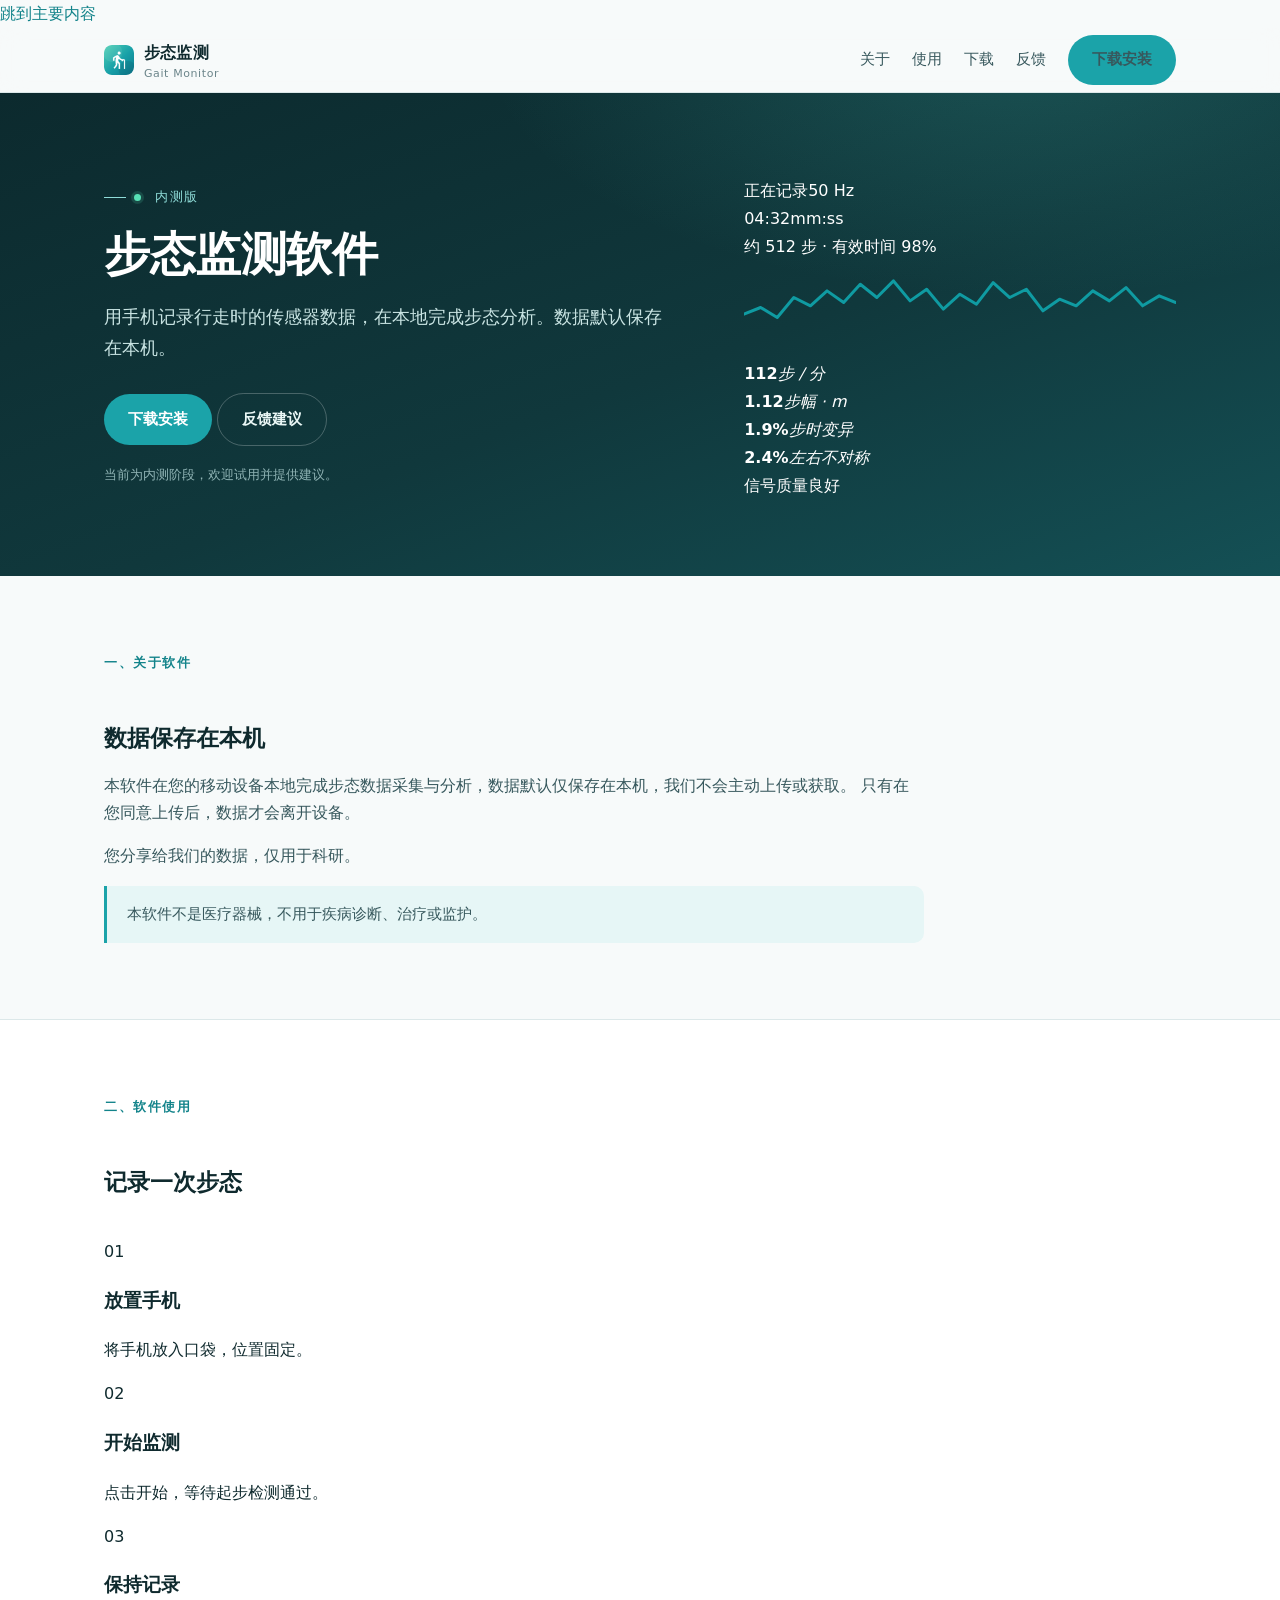
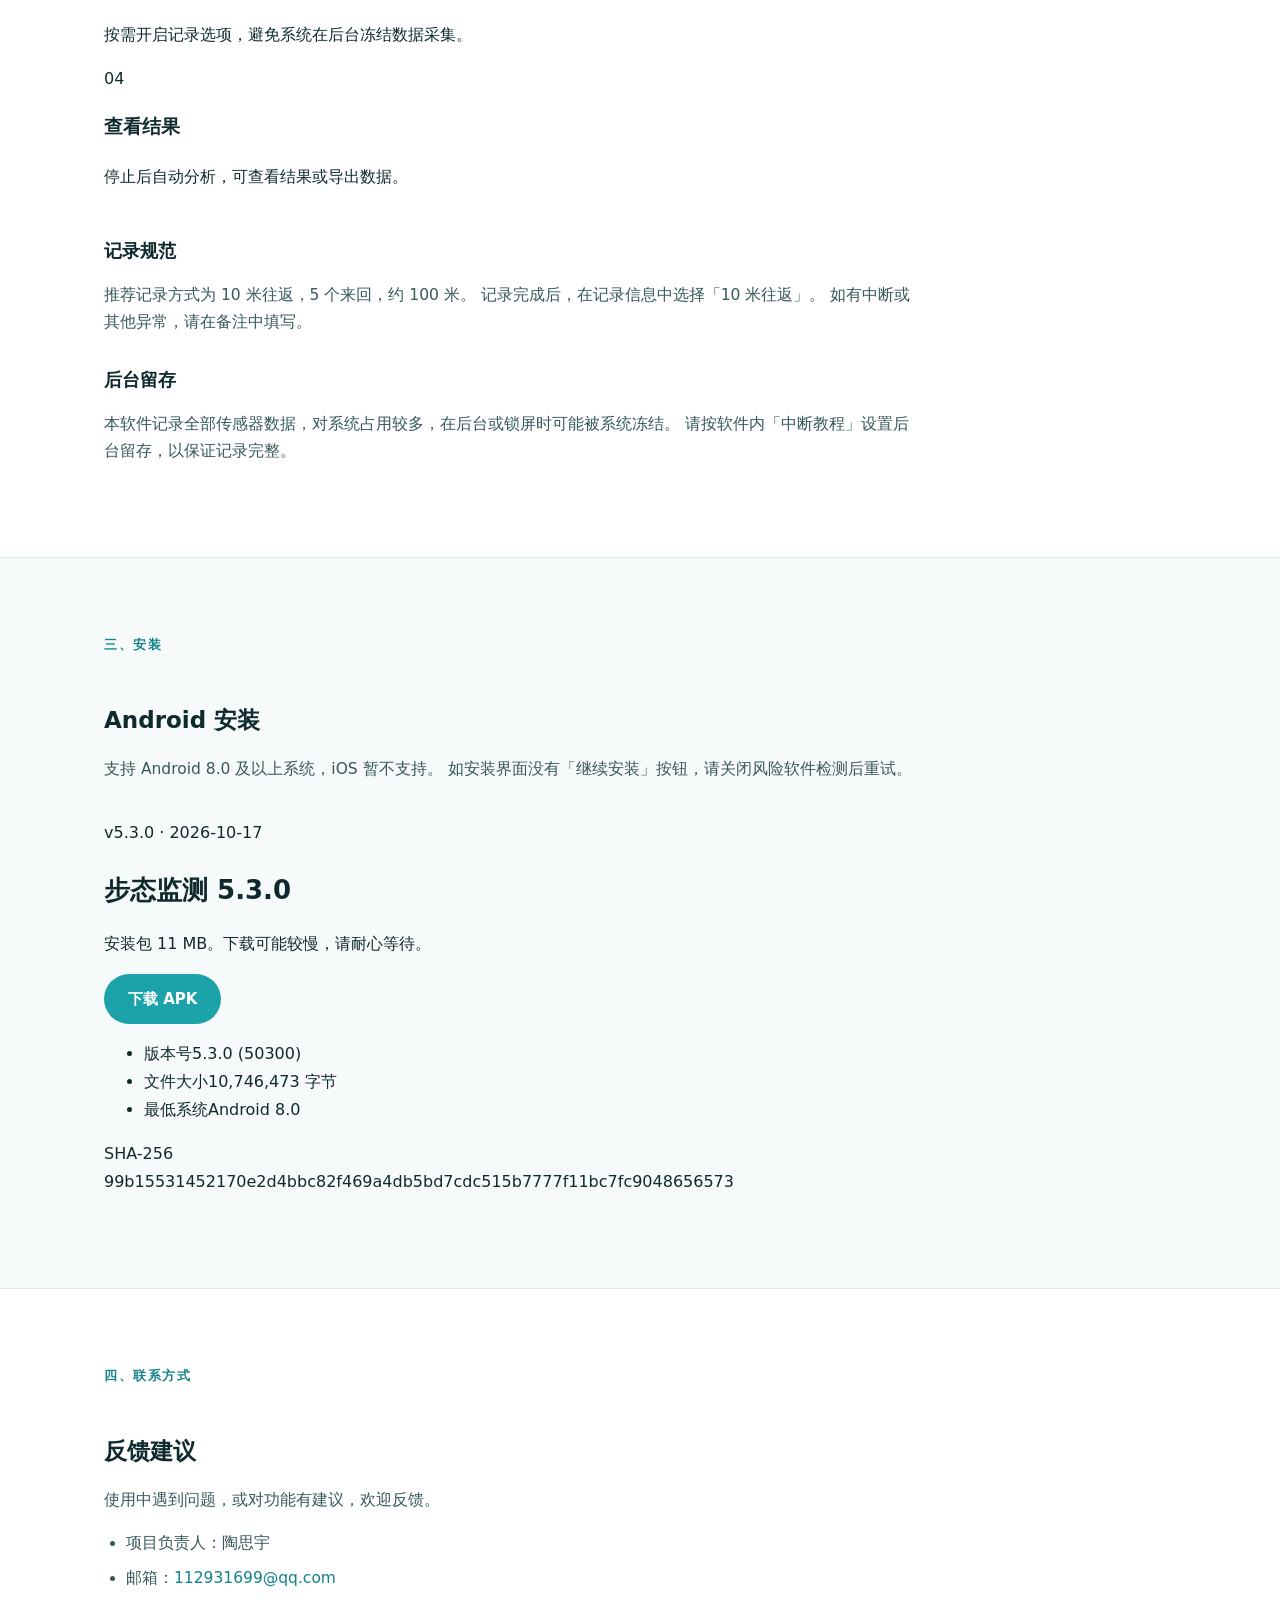
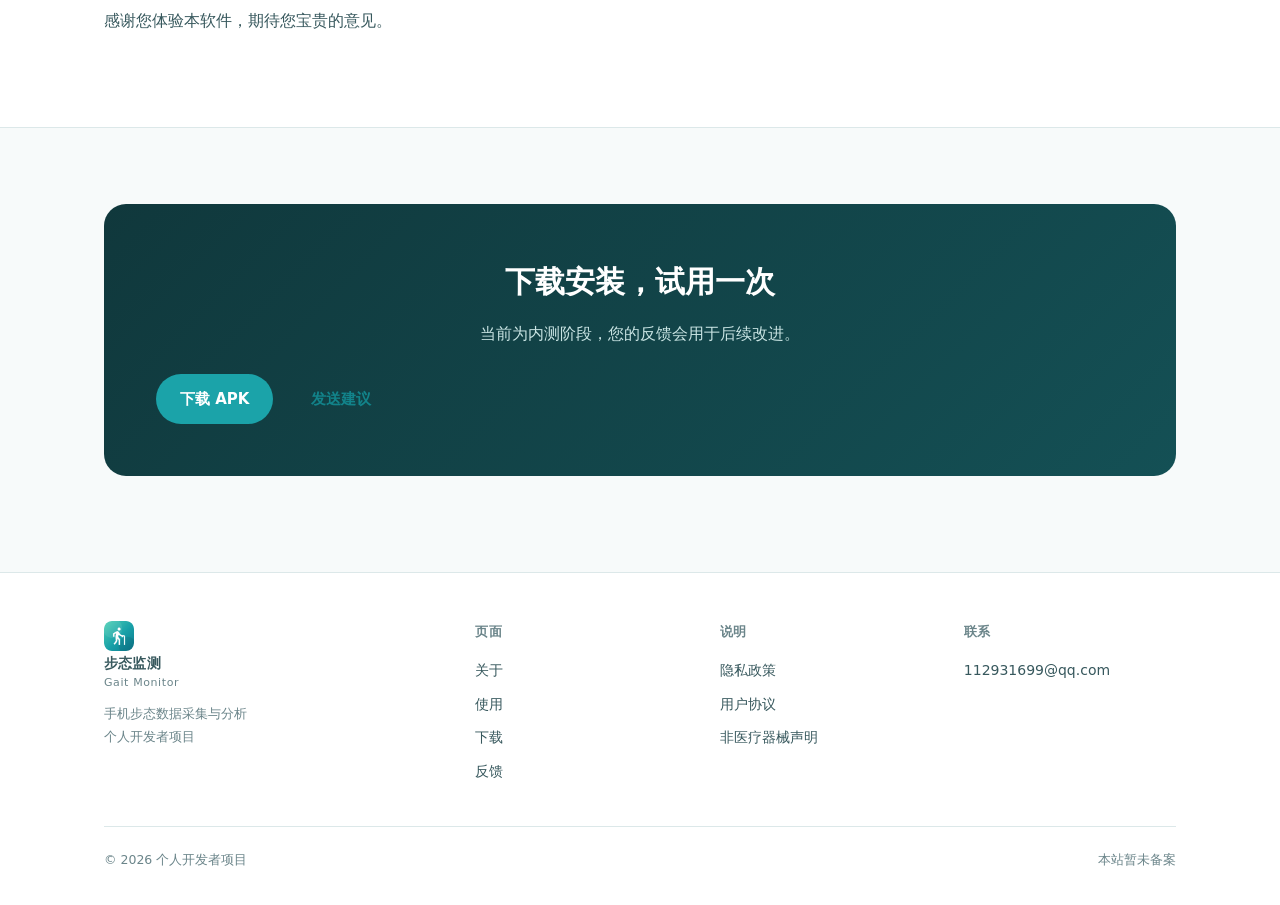
<file: index.html>
<!DOCTYPE html>
<html lang="zh-CN">
<head>
<meta charset="UTF-8">
<meta name="viewport" content="width=device-width, initial-scale=1">
<title>步态监测软件 · 内测</title>
<meta name="description" content="步态监测软件内测版。手机本地采集与分析步态数据，数据默认保存在本机。">
<link rel="icon" href="assets/favicon.png">
<link rel="stylesheet" href="assets/style.css">
</head>
<body data-page="home">
<a class="skip-link" href="#main">跳到主要内容</a>

<nav class="nav">
  <div class="nav-inner">
    <a class="brand" href="index.html">
      <img src="assets/logo.png" alt="">
      <span>步态监测<small>Gait Monitor</small></span>
    </a>
    <button class="nav-toggle" aria-label="打开菜单" aria-expanded="false">
      <svg width="18" height="18" viewBox="0 0 24 24" fill="none" stroke="currentColor" stroke-width="2" stroke-linecap="round"><path d="M3 6h18M3 12h18M3 18h18"/></svg>
    </button>
    <div class="nav-links">
      <a href="#about" data-nav="about">关于</a>
      <a href="#usage" data-nav="usage">使用</a>
      <a href="#download" data-nav="download">下载</a>
      <a href="#feedback" data-nav="feedback">反馈</a>
      <a class="btn btn-primary btn-sm" href="#download">下载安装</a>
    </div>
  </div>
</nav>

<header class="hero">
  <div class="hero-inner">
    <div>
      <div class="eyebrow"><span class="dot"></span>内测版</div>
      <h1>步态监测软件</h1>
      <p class="lead">
        用手机记录行走时的传感器数据，在本地完成步态分析。数据默认保存在本机。
      </p>
      <div class="hero-actions">
        <a class="btn btn-primary btn-arrow" href="#download">下载安装</a>
        <a class="btn btn-ghost" href="#feedback" style="color:#EAF7F6;border-color:rgba(255,255,255,.24)">反馈建议</a>
      </div>
      <p class="hero-note">当前为内测阶段，欢迎试用并提供建议。</p>
    </div>

    <div class="hero-visual">
      <div class="hero-glow"></div>
      <div class="phone" role="img" aria-label="软件记录界面示意">
        <div class="phone-notch"></div>
        <div class="phone-screen">
          <div class="app-bar"><span class="live"><i></i>正在记录</span><span>50 Hz</span></div>
          <div class="app-time">04:32<span>mm:ss</span></div>
          <div class="app-sub">约 512 步 · 有效时间 98%</div>
          <svg class="app-wave" viewBox="0 0 260 54" preserveAspectRatio="none" aria-hidden="true">
            <polyline fill="none" stroke="#0F9BA2" stroke-width="1.8" stroke-linejoin="round" stroke-linecap="round"
              points="0,32 10,28 20,34 30,22 40,27 50,18 60,25 70,14 80,22 90,12 100,24 110,17 120,29 130,20 140,26 150,13 160,22 170,17 180,30 190,23 200,27 210,18 220,24 230,16 240,27 250,21 260,25"/>
          </svg>
          <div class="app-grid">
            <div class="app-cell"><b>112</b><i>步 / 分</i></div>
            <div class="app-cell"><b>1.12</b><i>步幅 · m</i></div>
            <div class="app-cell"><b>1.9%</b><i>步时变异</i></div>
            <div class="app-cell"><b>2.4%</b><i>左右不对称</i></div>
          </div>
          <div class="app-foot"><span>信号质量</span><span class="bar"><i></i></span><span>良好</span></div>
        </div>
      </div>
    </div>
  </div>
</header>

<main id="main">

<section class="section" id="about">
  <div class="wrap">
    <div class="prose reveal">
      <div class="kicker">一、关于软件</div>
      <h2>数据保存在本机</h2>
      <p>
        本软件在您的移动设备本地完成步态数据采集与分析，数据默认仅保存在本机，我们不会主动上传或获取。
        只有在您同意上传后，数据才会离开设备。
      </p>
      <p>
        您分享给我们的数据，仅用于科研。
      </p>
      <div class="callout">
        本软件不是医疗器械，不用于疾病诊断、治疗或监护。
      </div>
    </div>
  </div>
</section>

<section class="section alt" id="usage">
  <div class="wrap">
    <div class="prose reveal">
      <div class="kicker">二、软件使用</div>
      <h2>记录一次步态</h2>
    </div>
    <div class="flow-steps" style="margin-top:36px">
      <div class="flow-step reveal"><span>01</span><h3>放置手机</h3><p>将手机放入口袋，位置固定。</p></div>
      <div class="flow-step reveal"><span>02</span><h3>开始监测</h3><p>点击开始，等待起步检测通过。</p></div>
      <div class="flow-step reveal"><span>03</span><h3>保持记录</h3><p>按需开启记录选项，避免系统在后台冻结数据采集。</p></div>
      <div class="flow-step reveal"><span>04</span><h3>查看结果</h3><p>停止后自动分析，可查看结果或导出数据。</p></div>
    </div>

    <div class="prose reveal" style="margin-top:44px">
      <h3>记录规范</h3>
      <p>
        推荐记录方式为 10 米往返，5 个来回，约 100 米。
        记录完成后，在记录信息中选择「10 米往返」。
        如有中断或其他异常，请在备注中填写。
      </p>
      <h3>后台留存</h3>
      <p>
        本软件记录全部传感器数据，对系统占用较多，在后台或锁屏时可能被系统冻结。
        请按软件内「中断教程」设置后台留存，以保证记录完整。
      </p>
    </div>
  </div>
</section>

<section class="section" id="download">
  <div class="wrap">
    <div class="prose reveal">
      <div class="kicker">三、安装</div>
      <h2>Android 安装</h2>
      <p>
        支持 Android 8.0 及以上系统，iOS 暂不支持。
        如安装界面没有「继续安装」按钮，请关闭风险软件检测后重试。
      </p>
    </div>

    <div class="download-hero reveal" style="margin-top:36px">
      <div>
        <div class="version">v5.3.0 · 2026-10-17</div>
        <h2 style="font-size:26px;margin-bottom:8px">步态监测 5.3.0</h2>
        <p class="desc">安装包 11 MB。下载可能较慢，请耐心等待。</p>
        <div class="download-actions">
          <a class="btn btn-primary btn-arrow" href="download/PDGaitMonitor-5.3.0.apk" download>下载 APK</a>
        </div>
      </div>
      <div>
        <ul class="spec-list">
          <li><span>版本号</span><span>5.3.0 (50300)</span></li>
          <li><span>文件大小</span><span>10,746,473 字节</span></li>
          <li><span>最低系统</span><span>Android 8.0</span></li>
        </ul>
        <p class="hash">SHA-256<br>99b15531452170e2d4bbc82f469a4db5bd7cdc515b7777f11bc7fc9048656573</p>
      </div>
    </div>
  </div>
</section>

<section class="section alt" id="feedback">
  <div class="wrap">
    <div class="prose reveal">
      <div class="kicker">四、联系方式</div>
      <h2>反馈建议</h2>
      <p>使用中遇到问题，或对功能有建议，欢迎反馈。</p>
      <ul>
        <li>项目负责人：陶思宇</li>
        <li>邮箱：<a href="mailto:112931699@qq.com">112931699@qq.com</a></li>
      </ul>
      <p>感谢您体验本软件，期待您宝贵的意见。</p>
    </div>
  </div>
</section>

<section class="section tight">
  <div class="wrap">
    <div class="cta reveal">
      <h2>下载安装，试用一次</h2>
      <p>当前为内测阶段，您的反馈会用于后续改进。</p>
      <div class="btn-row">
        <a class="btn btn-primary btn-arrow" href="#download">下载 APK</a>
        <a class="btn btn-light" href="mailto:112931699@qq.com">发送建议</a>
      </div>
    </div>
  </div>
</section>

</main>

<footer class="footer">
  <div class="wrap">
    <div class="footer-grid">
      <div class="footer-brand">
        <a class="brand" href="index.html">
          <img src="assets/logo.png" alt="">
          <span>步态监测<small>Gait Monitor</small></span>
        </a>
        <p>手机步态数据采集与分析<br>个人开发者项目</p>
      </div>
      <div>
        <h4>页面</h4>
        <div class="footer-links">
          <a href="#about">关于</a>
          <a href="#usage">使用</a>
          <a href="#download">下载</a>
          <a href="#feedback">反馈</a>
        </div>
      </div>
      <div>
        <h4>说明</h4>
        <div class="footer-links">
          <a href="privacy.html">隐私政策</a>
          <a href="terms.html">用户协议</a>
          <a href="terms.html#medical">非医疗器械声明</a>
        </div>
      </div>
      <div>
        <h4>联系</h4>
        <div class="footer-links">
          <a href="mailto:112931699@qq.com">112931699@qq.com</a>
        </div>
      </div>
    </div>
    <div class="footer-bottom">
      <span>© <span data-year>2026</span> 个人开发者项目</span>
      <span>本站暂未备案</span>
    </div>
  </div>
</footer>

<script src="assets/main.js"></script>
</body>
</html>
</file>
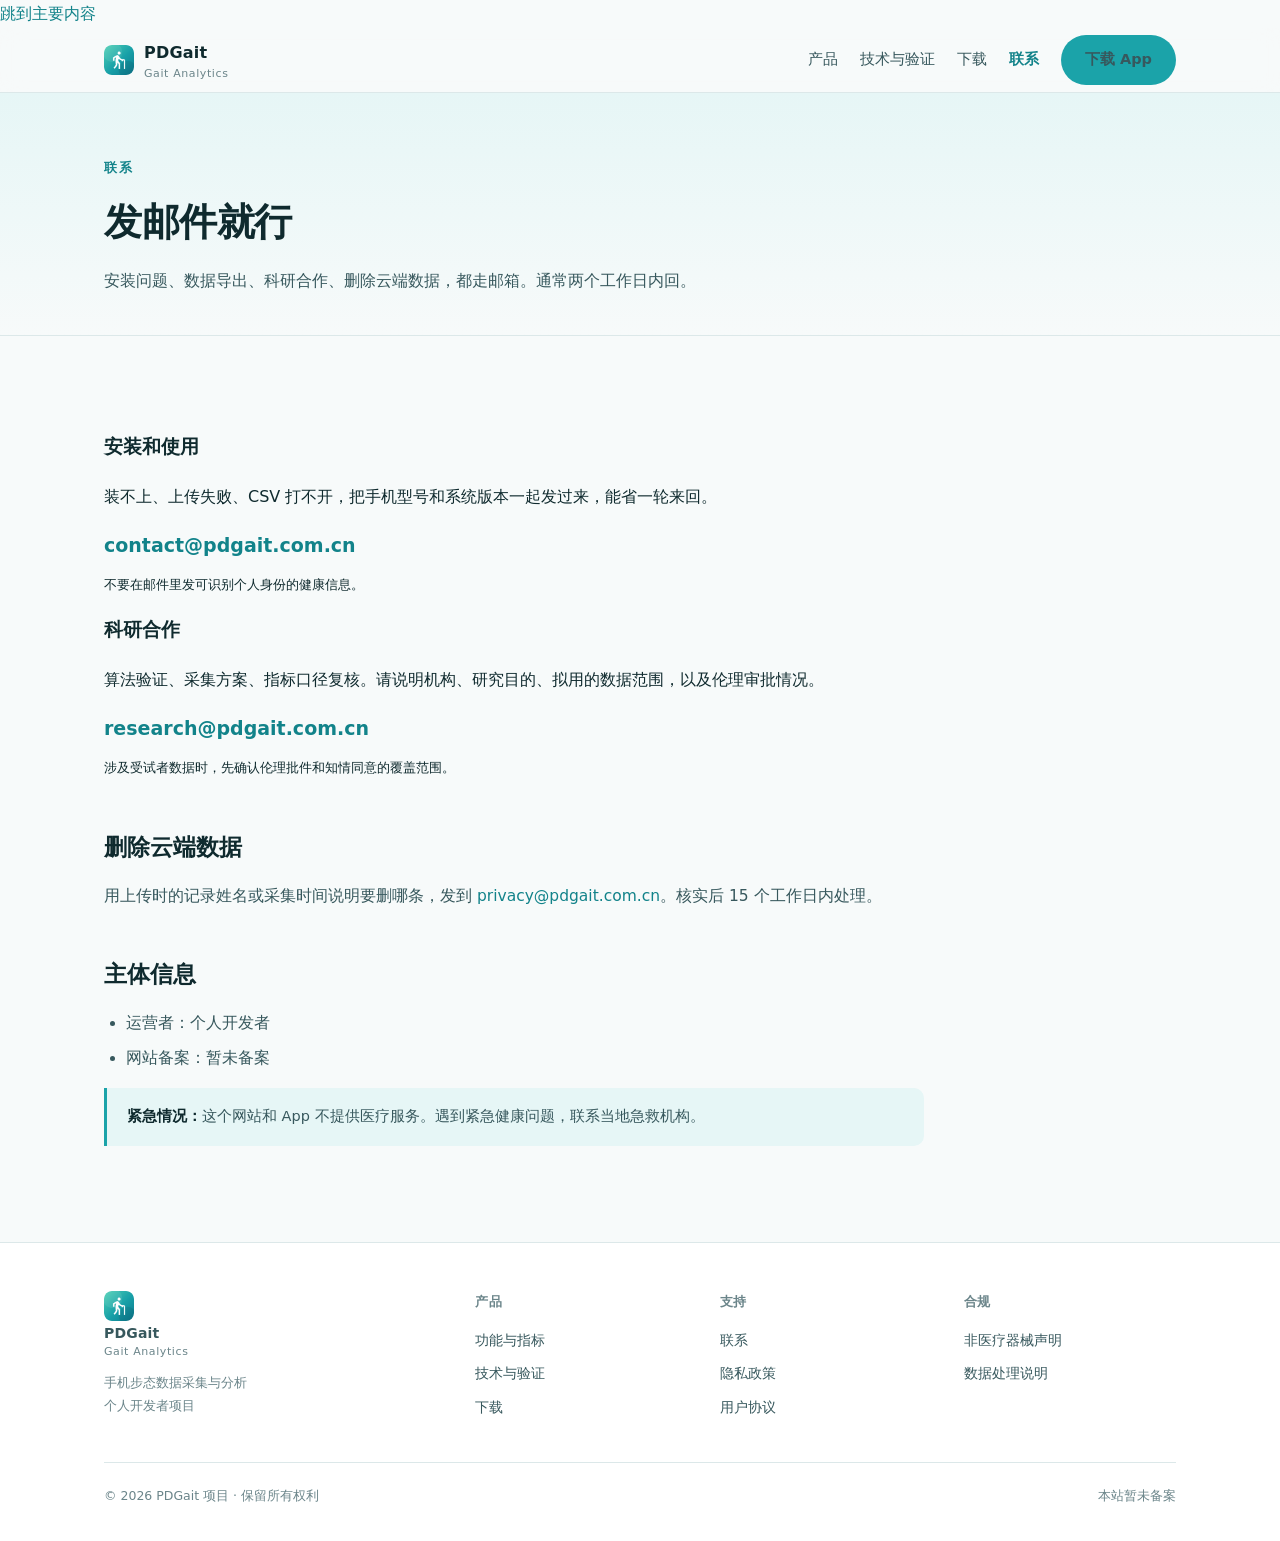
<file: contact.html>
<!DOCTYPE html>
<html lang="zh-CN">
<head>
<meta charset="UTF-8">
<meta name="viewport" content="width=device-width, initial-scale=1">
<title>联系 · PDGait</title>
<meta name="description" content="PDGait 的联系方式，安装问题、科研合作与数据删除申请。">
<link rel="icon" href="assets/favicon.png">
<link rel="stylesheet" href="assets/style.css">
</head>
<body data-page="contact">
<a class="skip-link" href="#main">跳到主要内容</a>

<nav class="nav">
  <div class="nav-inner">
    <a class="brand" href="index.html">
      <img src="assets/logo.png" alt="">
      <span>PDGait<small>Gait Analytics</small></span>
    </a>
    <button class="nav-toggle" aria-label="打开菜单" aria-expanded="false">
      <svg width="18" height="18" viewBox="0 0 24 24" fill="none" stroke="currentColor" stroke-width="2" stroke-linecap="round"><path d="M3 6h18M3 12h18M3 18h18"/></svg>
    </button>
    <div class="nav-links">
      <a href="product.html" data-nav="product">产品</a>
      <a href="research.html" data-nav="research">技术与验证</a>
      <a href="download.html" data-nav="download">下载</a>
      <a href="contact.html" data-nav="contact">联系</a>
      <a class="btn btn-primary btn-sm" href="download.html">下载 App</a>
    </div>
  </div>
</nav>

<header class="page-head">
  <div class="wrap">
    <div class="kicker">联系</div>
    <h1>发邮件就行</h1>
    <p>安装问题、数据导出、科研合作、删除云端数据，都走邮箱。通常两个工作日内回。</p>
  </div>
</header>

<main id="main">

<section class="section">
  <div class="wrap">
    <div class="metric-groups">
      <article class="metric-group reveal">
        <h3>安装和使用</h3>
        <p style="margin-bottom:18px">装不上、上传失败、CSV 打不开，把手机型号和系统版本一起发过来，能省一轮来回。</p>
        <p style="font-size:19px;font-weight:600;color:var(--ink);margin:0">
          <a href="mailto:contact@pdgait.com.cn">contact@pdgait.com.cn</a>
        </p>
        <p style="font-size:12.5px;color:var(--faint);margin-top:12px">不要在邮件里发可识别个人身份的健康信息。</p>
      </article>
      <article class="metric-group reveal">
        <h3>科研合作</h3>
        <p style="margin-bottom:18px">算法验证、采集方案、指标口径复核。请说明机构、研究目的、拟用的数据范围，以及伦理审批情况。</p>
        <p style="font-size:19px;font-weight:600;color:var(--ink);margin:0">
          <a href="mailto:research@pdgait.com.cn">research@pdgait.com.cn</a>
        </p>
        <p style="font-size:12.5px;color:var(--faint);margin-top:12px">涉及受试者数据时，先确认伦理批件和知情同意的覆盖范围。</p>
      </article>
    </div>

    <div class="prose reveal" style="margin-top:48px">
      <h2>删除云端数据</h2>
      <p>
        用上传时的记录姓名或采集时间说明要删哪条，发到
        <a href="mailto:privacy@pdgait.com.cn">privacy@pdgait.com.cn</a>。核实后 15 个工作日内处理。
      </p>

      <h2>主体信息</h2>
      <ul>
        <li>运营者：个人开发者</li>
        <li>网站备案：暂未备案</li>
      </ul>

      <div class="callout">
        <strong>紧急情况：</strong>这个网站和 App 不提供医疗服务。遇到紧急健康问题，联系当地急救机构。
      </div>
    </div>
  </div>
</section>

</main>

<footer class="footer">
  <div class="wrap">
    <div class="footer-grid">
      <div class="footer-brand">
        <a class="brand" href="index.html">
          <img src="assets/logo.png" alt="">
          <span>PDGait<small>Gait Analytics</small></span>
        </a>
        <p>手机步态数据采集与分析<br>个人开发者项目</p>
      </div>
      <div>
        <h4>产品</h4>
        <div class="footer-links">
          <a href="product.html">功能与指标</a>
          <a href="research.html">技术与验证</a>
          <a href="download.html">下载</a>
        </div>
      </div>
      <div>
        <h4>支持</h4>
        <div class="footer-links">
          <a href="contact.html">联系</a>
          <a href="privacy.html">隐私政策</a>
          <a href="terms.html">用户协议</a>
        </div>
      </div>
      <div>
        <h4>合规</h4>
        <div class="footer-links">
          <a href="terms.html#medical">非医疗器械声明</a>
          <a href="privacy.html#data">数据处理说明</a>
        </div>
      </div>
    </div>
    <div class="footer-bottom">
      <span>© <span data-year>2026</span> PDGait 项目 · 保留所有权利</span>
      <span>本站暂未备案</span>
    </div>
  </div>
</footer>

<script src="assets/main.js"></script>
</body>
</html>
</file>
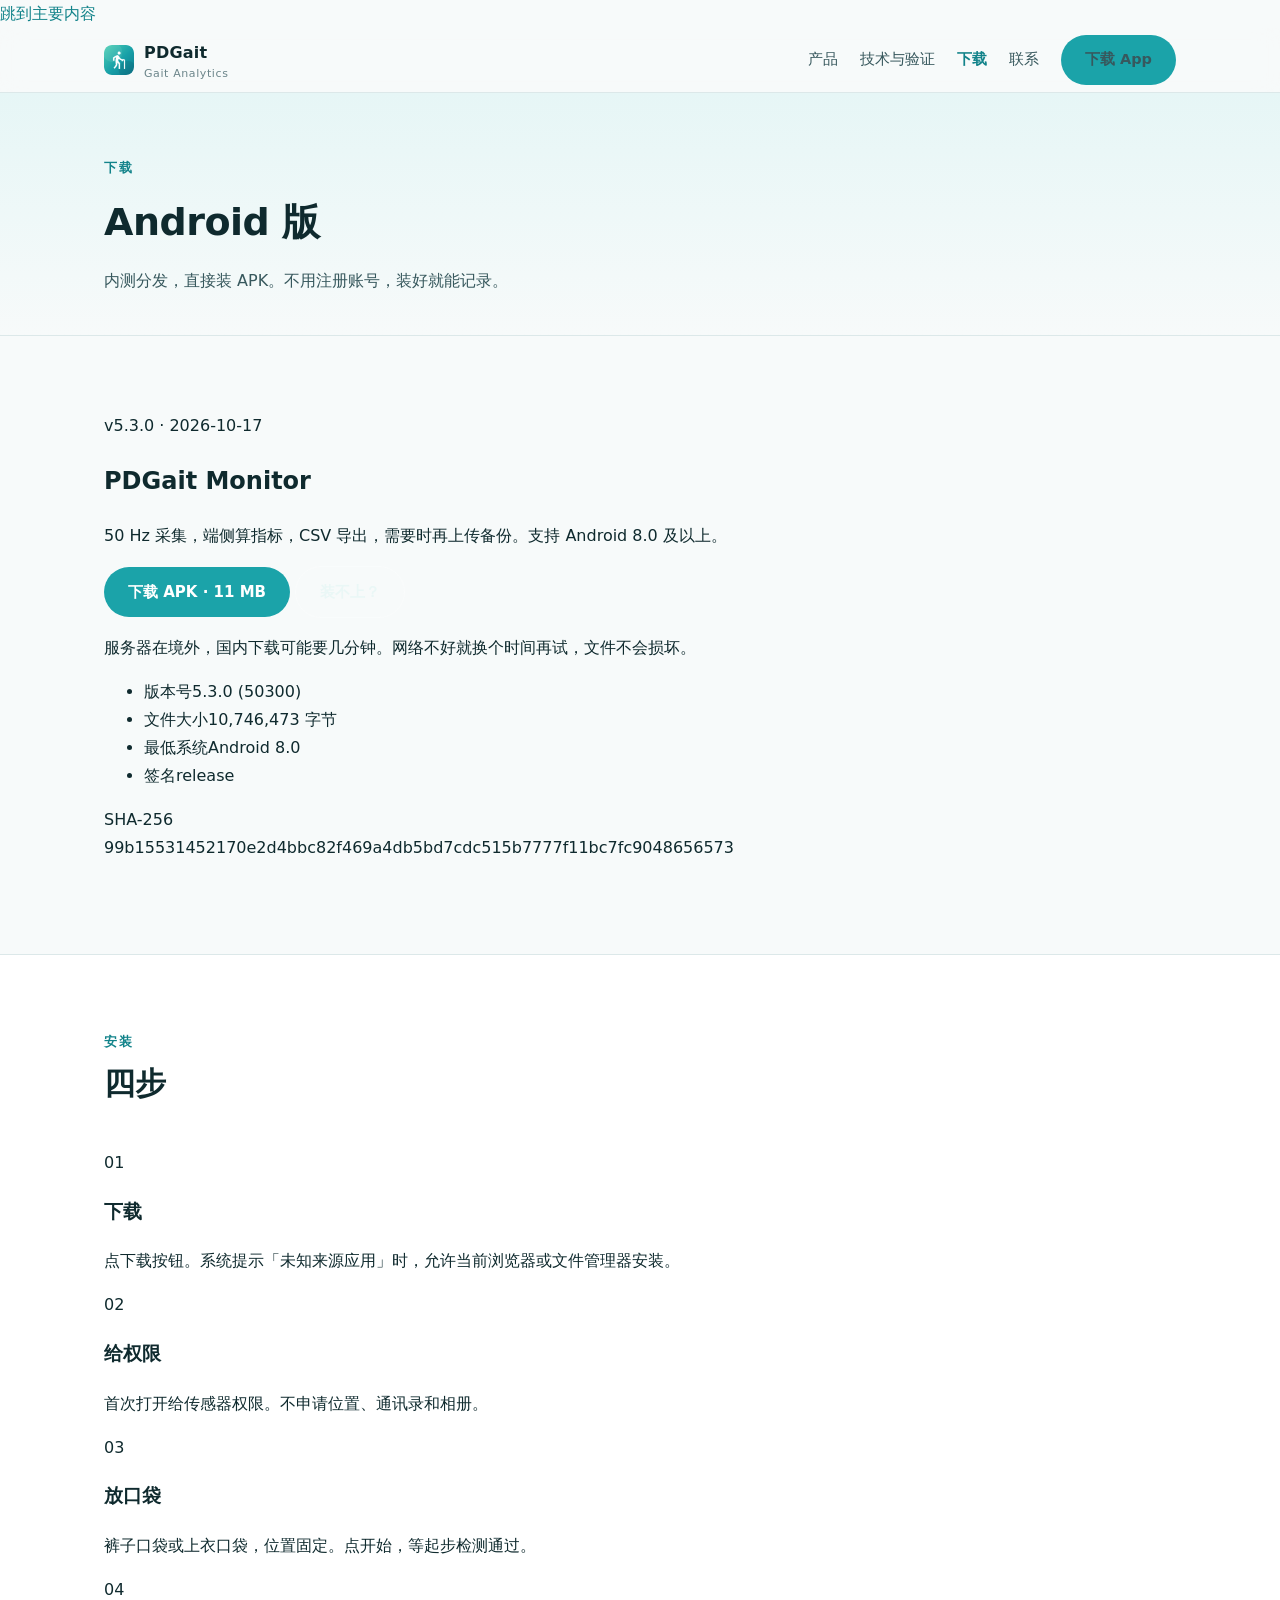
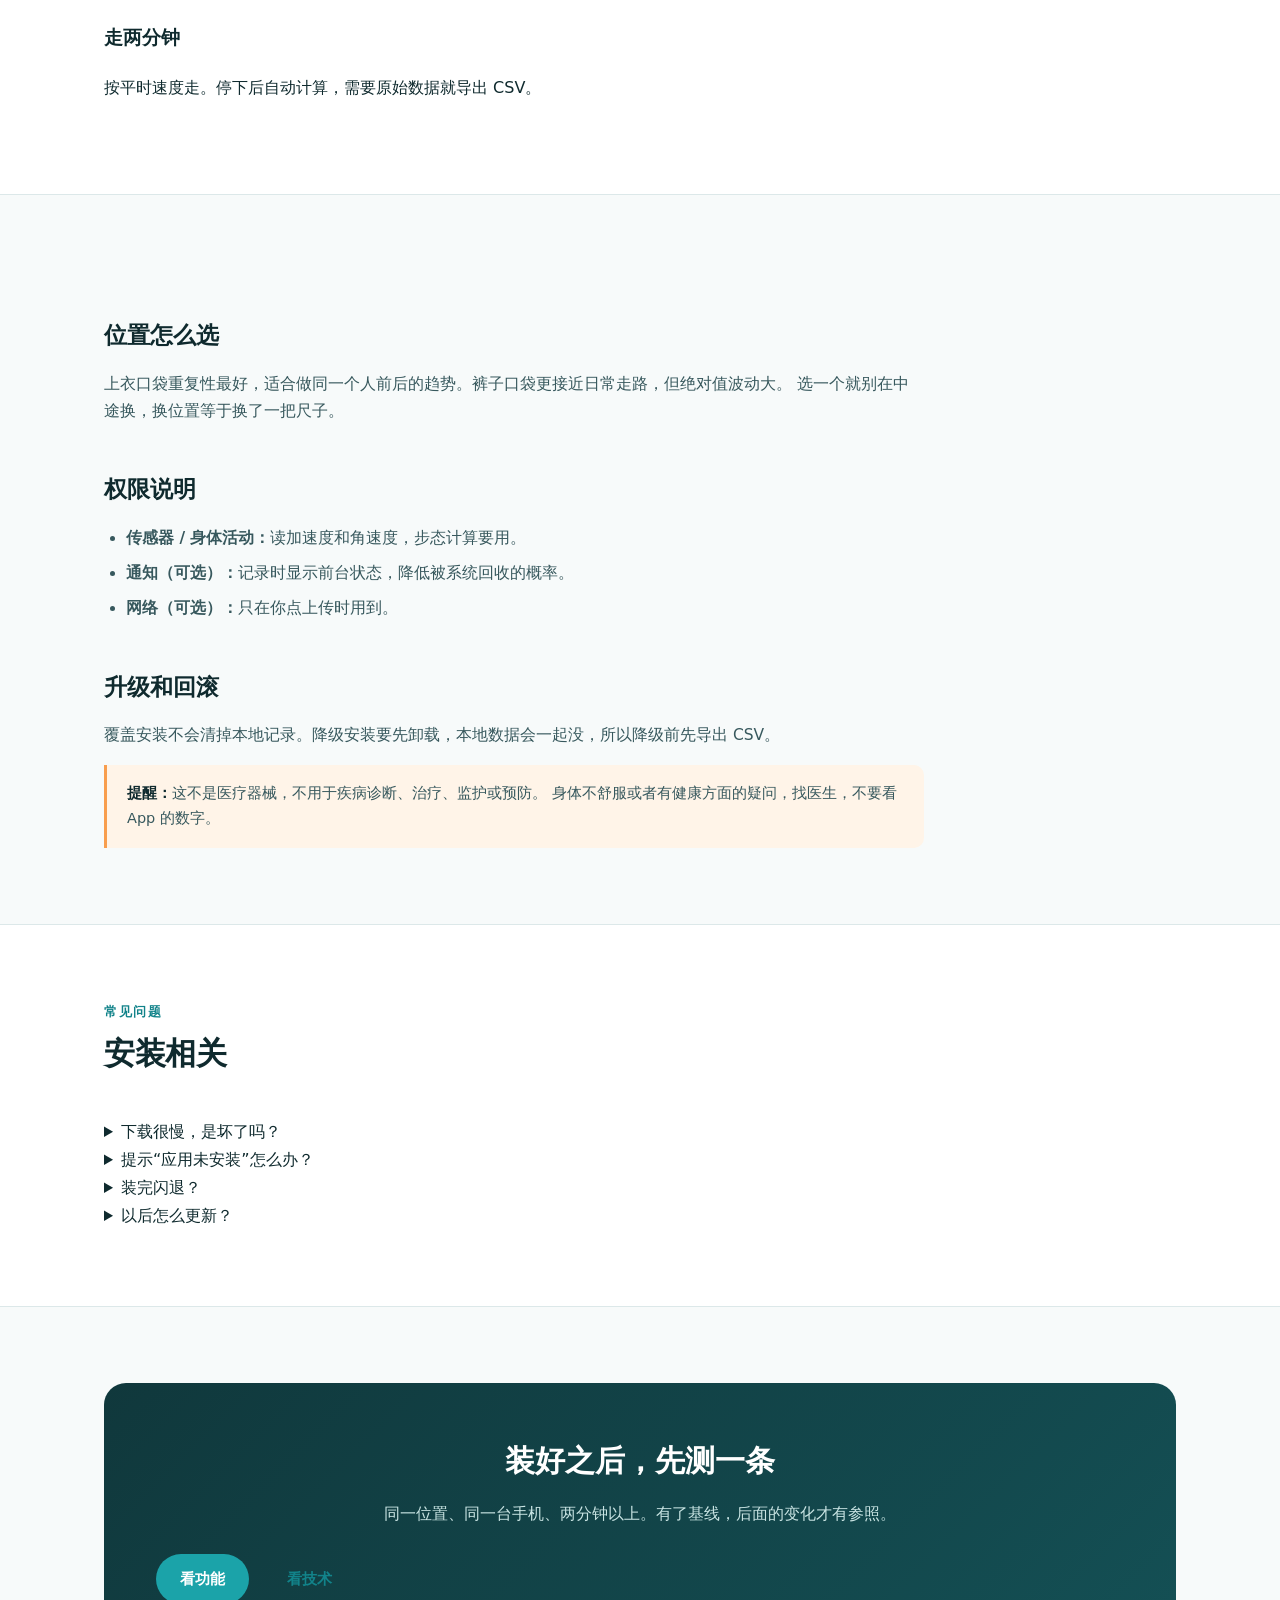
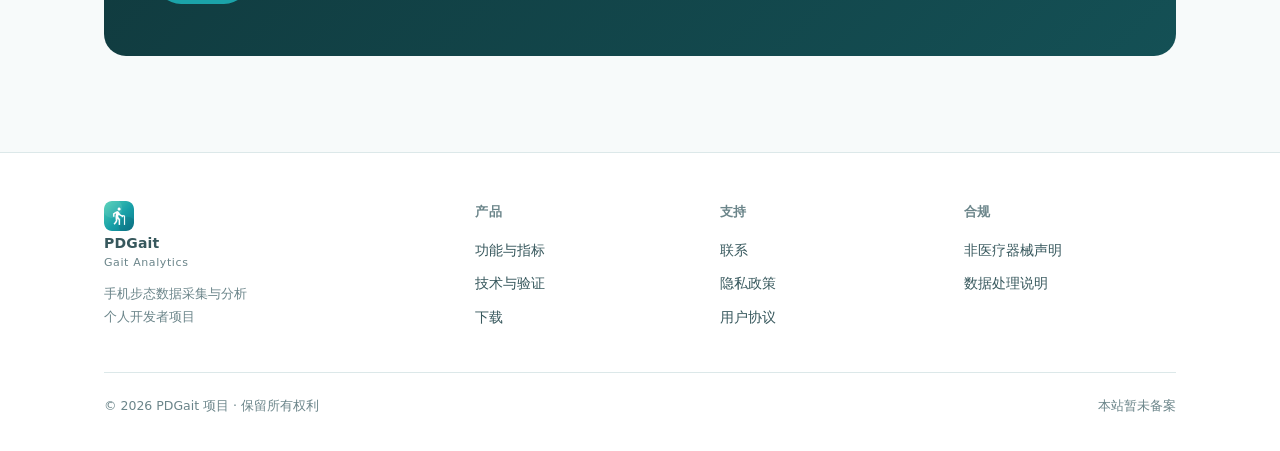
<file: download.html>
<!DOCTYPE html>
<html lang="zh-CN">
<head>
<meta charset="UTF-8">
<meta name="viewport" content="width=device-width, initial-scale=1">
<title>下载 · PDGait</title>
<meta name="description" content="下载 PDGait Android 版，查看版本信息、安装步骤和权限说明。">
<link rel="icon" href="assets/favicon.png">
<link rel="stylesheet" href="assets/style.css">
</head>
<body data-page="download">
<a class="skip-link" href="#main">跳到主要内容</a>

<nav class="nav">
  <div class="nav-inner">
    <a class="brand" href="index.html">
      <img src="assets/logo.png" alt="">
      <span>PDGait<small>Gait Analytics</small></span>
    </a>
    <button class="nav-toggle" aria-label="打开菜单" aria-expanded="false">
      <svg width="18" height="18" viewBox="0 0 24 24" fill="none" stroke="currentColor" stroke-width="2" stroke-linecap="round"><path d="M3 6h18M3 12h18M3 18h18"/></svg>
    </button>
    <div class="nav-links">
      <a href="product.html" data-nav="product">产品</a>
      <a href="research.html" data-nav="research">技术与验证</a>
      <a href="download.html" data-nav="download">下载</a>
      <a href="contact.html" data-nav="contact">联系</a>
      <a class="btn btn-primary btn-sm" href="download.html">下载 App</a>
    </div>
  </div>
</nav>

<header class="page-head">
  <div class="wrap">
    <div class="kicker">下载</div>
    <h1>Android 版</h1>
    <p>内测分发，直接装 APK。不用注册账号，装好就能记录。</p>
  </div>
</header>

<main id="main">

<section class="section">
  <div class="wrap">
    <div class="download-hero reveal">
      <div>
        <div class="version">v5.3.0 · 2026-10-17</div>
        <h2>PDGait Monitor</h2>
        <p class="desc">50 Hz 采集，端侧算指标，CSV 导出，需要时再上传备份。支持 Android 8.0 及以上。</p>
        <div class="download-actions">
          <a class="btn btn-primary btn-arrow" href="download/PDGaitMonitor-5.3.0.apk" download>下载 APK · 11 MB</a>
          <a class="btn btn-ghost" href="contact.html">装不上？</a>
        </div>
        <p class="download-note">服务器在境外，国内下载可能要几分钟。网络不好就换个时间再试，文件不会损坏。</p>
      </div>
      <div>
        <ul class="spec-list">
          <li><span>版本号</span><span>5.3.0 (50300)</span></li>
          <li><span>文件大小</span><span>10,746,473 字节</span></li>
          <li><span>最低系统</span><span>Android 8.0</span></li>
          <li><span>签名</span><span>release</span></li>
        </ul>
        <p class="hash">SHA-256<br>99b15531452170e2d4bbc82f469a4db5bd7cdc515b7777f11bc7fc9048656573</p>
      </div>
    </div>
  </div>
</section>

<section class="section alt">
  <div class="wrap">
    <div class="section-head reveal">
      <div class="kicker">安装</div>
      <h2>四步</h2>
    </div>
    <div class="flow-steps">
      <div class="flow-step reveal"><span>01</span><h3>下载</h3><p>点下载按钮。系统提示「未知来源应用」时，允许当前浏览器或文件管理器安装。</p></div>
      <div class="flow-step reveal"><span>02</span><h3>给权限</h3><p>首次打开给传感器权限。不申请位置、通讯录和相册。</p></div>
      <div class="flow-step reveal"><span>03</span><h3>放口袋</h3><p>裤子口袋或上衣口袋，位置固定。点开始，等起步检测通过。</p></div>
      <div class="flow-step reveal"><span>04</span><h3>走两分钟</h3><p>按平时速度走。停下后自动计算，需要原始数据就导出 CSV。</p></div>
    </div>
  </div>
</section>

<section class="section">
  <div class="wrap">
    <div class="prose reveal">
      <h2>位置怎么选</h2>
      <p>
        上衣口袋重复性最好，适合做同一个人前后的趋势。裤子口袋更接近日常走路，但绝对值波动大。
        选一个就别在中途换，换位置等于换了一把尺子。
      </p>

      <h2>权限说明</h2>
      <ul>
        <li><strong>传感器 / 身体活动：</strong>读加速度和角速度，步态计算要用。</li>
        <li><strong>通知（可选）：</strong>记录时显示前台状态，降低被系统回收的概率。</li>
        <li><strong>网络（可选）：</strong>只在你点上传时用到。</li>
      </ul>

      <h2>升级和回滚</h2>
      <p>覆盖安装不会清掉本地记录。降级安装要先卸载，本地数据会一起没，所以降级前先导出 CSV。</p>

      <div class="callout warn">
        <strong>提醒：</strong>这不是医疗器械，不用于疾病诊断、治疗、监护或预防。
        身体不舒服或者有健康方面的疑问，找医生，不要看 App 的数字。
      </div>
    </div>
  </div>
</section>

<section class="section alt">
  <div class="wrap">
    <div class="section-head center reveal">
      <div class="kicker">常见问题</div>
      <h2>安装相关</h2>
    </div>
    <div class="faq reveal">
      <details>
        <summary>下载很慢，是坏了吗？</summary>
        <p>不是。服务器在境外，国内速度不稳定。文件大小 11 MB，换个网络或换个时间段再试。</p>
      </details>
      <details>
        <summary>提示“应用未安装”怎么办？</summary>
        <p>先卸载旧版本再装，或者确认系统版本在 Android 8.0 以上。还不行就发邮件，带上手机型号和系统版本。</p>
      </details>
      <details>
        <summary>装完闪退？</summary>
        <p>多半是传感器权限没给。到系统设置里找到 PDGait，手动打开身体活动 / 传感器权限。</p>
      </details>
      <details>
        <summary>以后怎么更新？</summary>
        <p>回到这个页面下载新 APK，覆盖安装即可。本地记录会保留。</p>
      </details>
    </div>
  </div>
</section>

<section class="section tight">
  <div class="wrap">
    <div class="cta reveal">
      <h2>装好之后，先测一条</h2>
      <p>同一位置、同一台手机、两分钟以上。有了基线，后面的变化才有参照。</p>
      <div class="btn-row">
        <a class="btn btn-primary btn-arrow" href="product.html">看功能</a>
        <a class="btn btn-light" href="research.html">看技术</a>
      </div>
    </div>
  </div>
</section>

</main>

<footer class="footer">
  <div class="wrap">
    <div class="footer-grid">
      <div class="footer-brand">
        <a class="brand" href="index.html">
          <img src="assets/logo.png" alt="">
          <span>PDGait<small>Gait Analytics</small></span>
        </a>
        <p>手机步态数据采集与分析<br>个人开发者项目</p>
      </div>
      <div>
        <h4>产品</h4>
        <div class="footer-links">
          <a href="product.html">功能与指标</a>
          <a href="research.html">技术与验证</a>
          <a href="download.html">下载</a>
        </div>
      </div>
      <div>
        <h4>支持</h4>
        <div class="footer-links">
          <a href="contact.html">联系</a>
          <a href="privacy.html">隐私政策</a>
          <a href="terms.html">用户协议</a>
        </div>
      </div>
      <div>
        <h4>合规</h4>
        <div class="footer-links">
          <a href="terms.html#medical">非医疗器械声明</a>
          <a href="privacy.html#data">数据处理说明</a>
        </div>
      </div>
    </div>
    <div class="footer-bottom">
      <span>© <span data-year>2026</span> PDGait 项目 · 保留所有权利</span>
      <span>本站暂未备案</span>
    </div>
  </div>
</footer>

<script src="assets/main.js"></script>
</body>
</html>
</file>
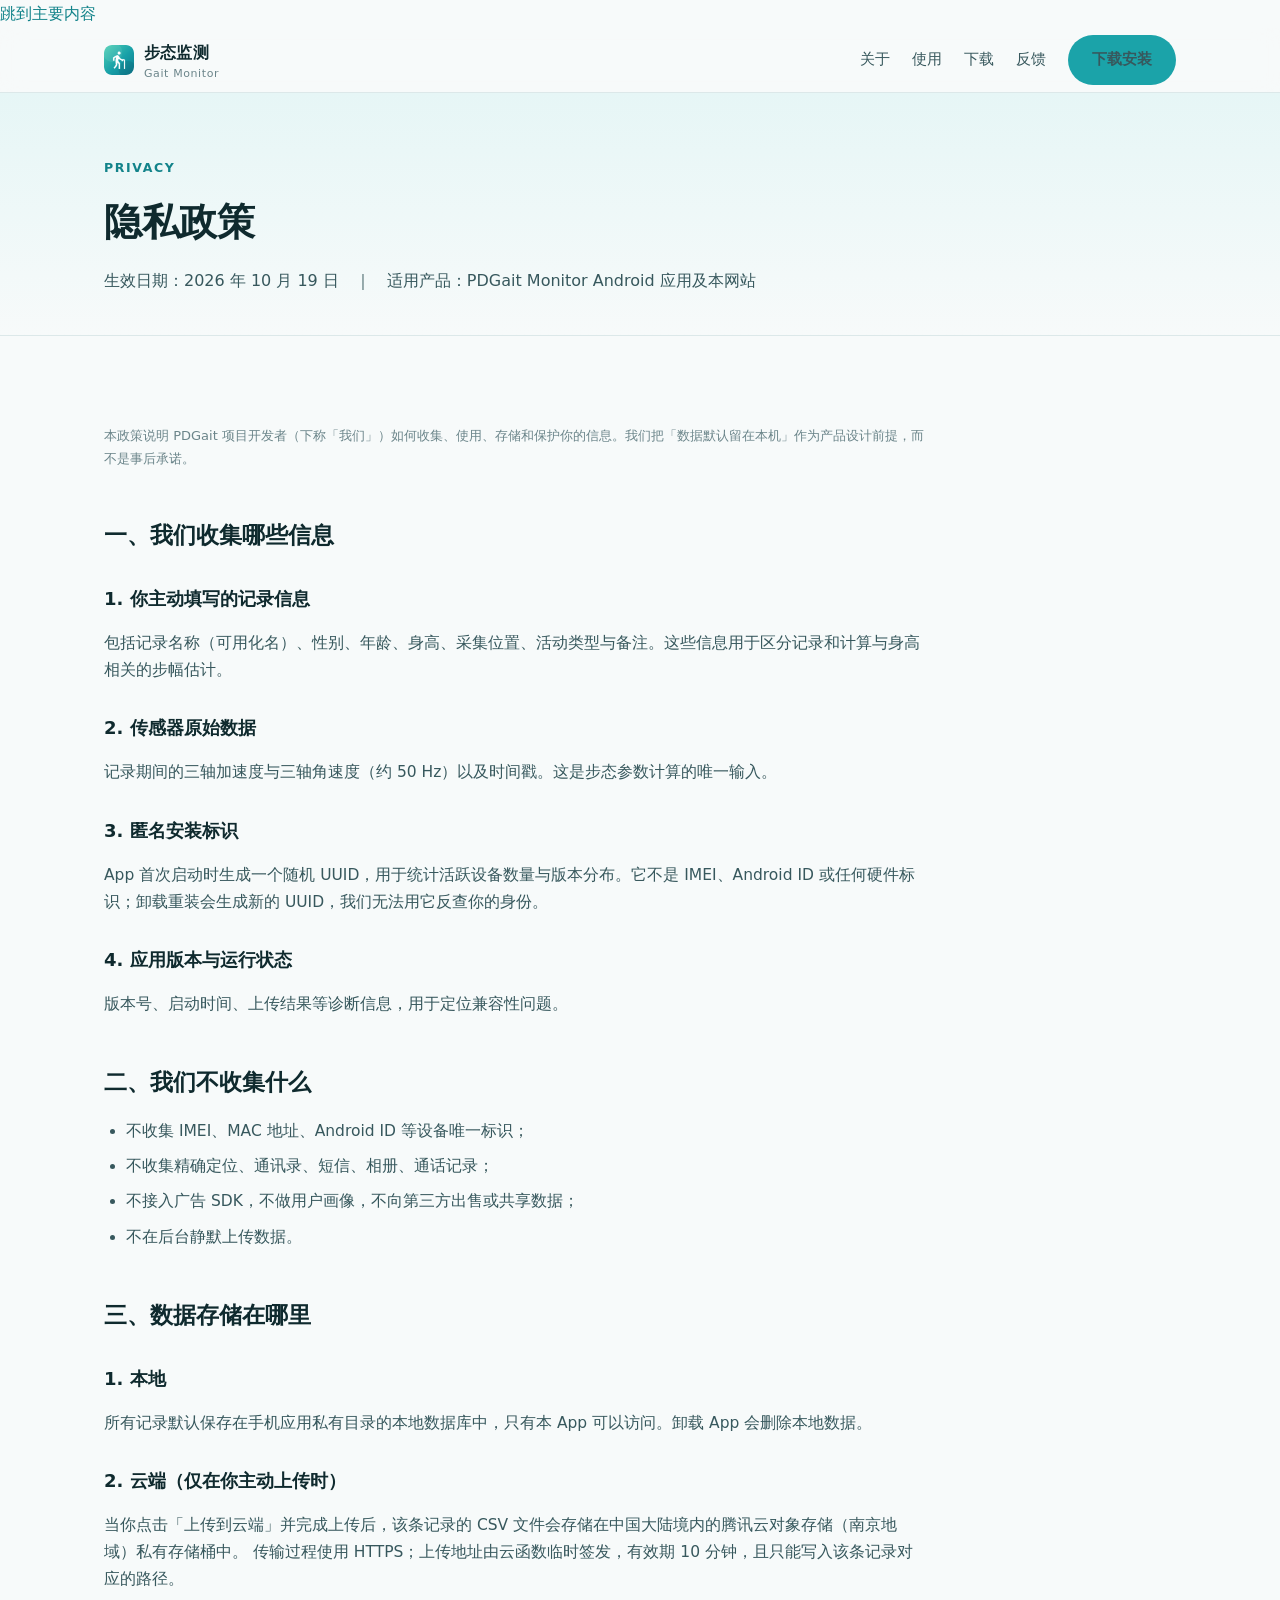
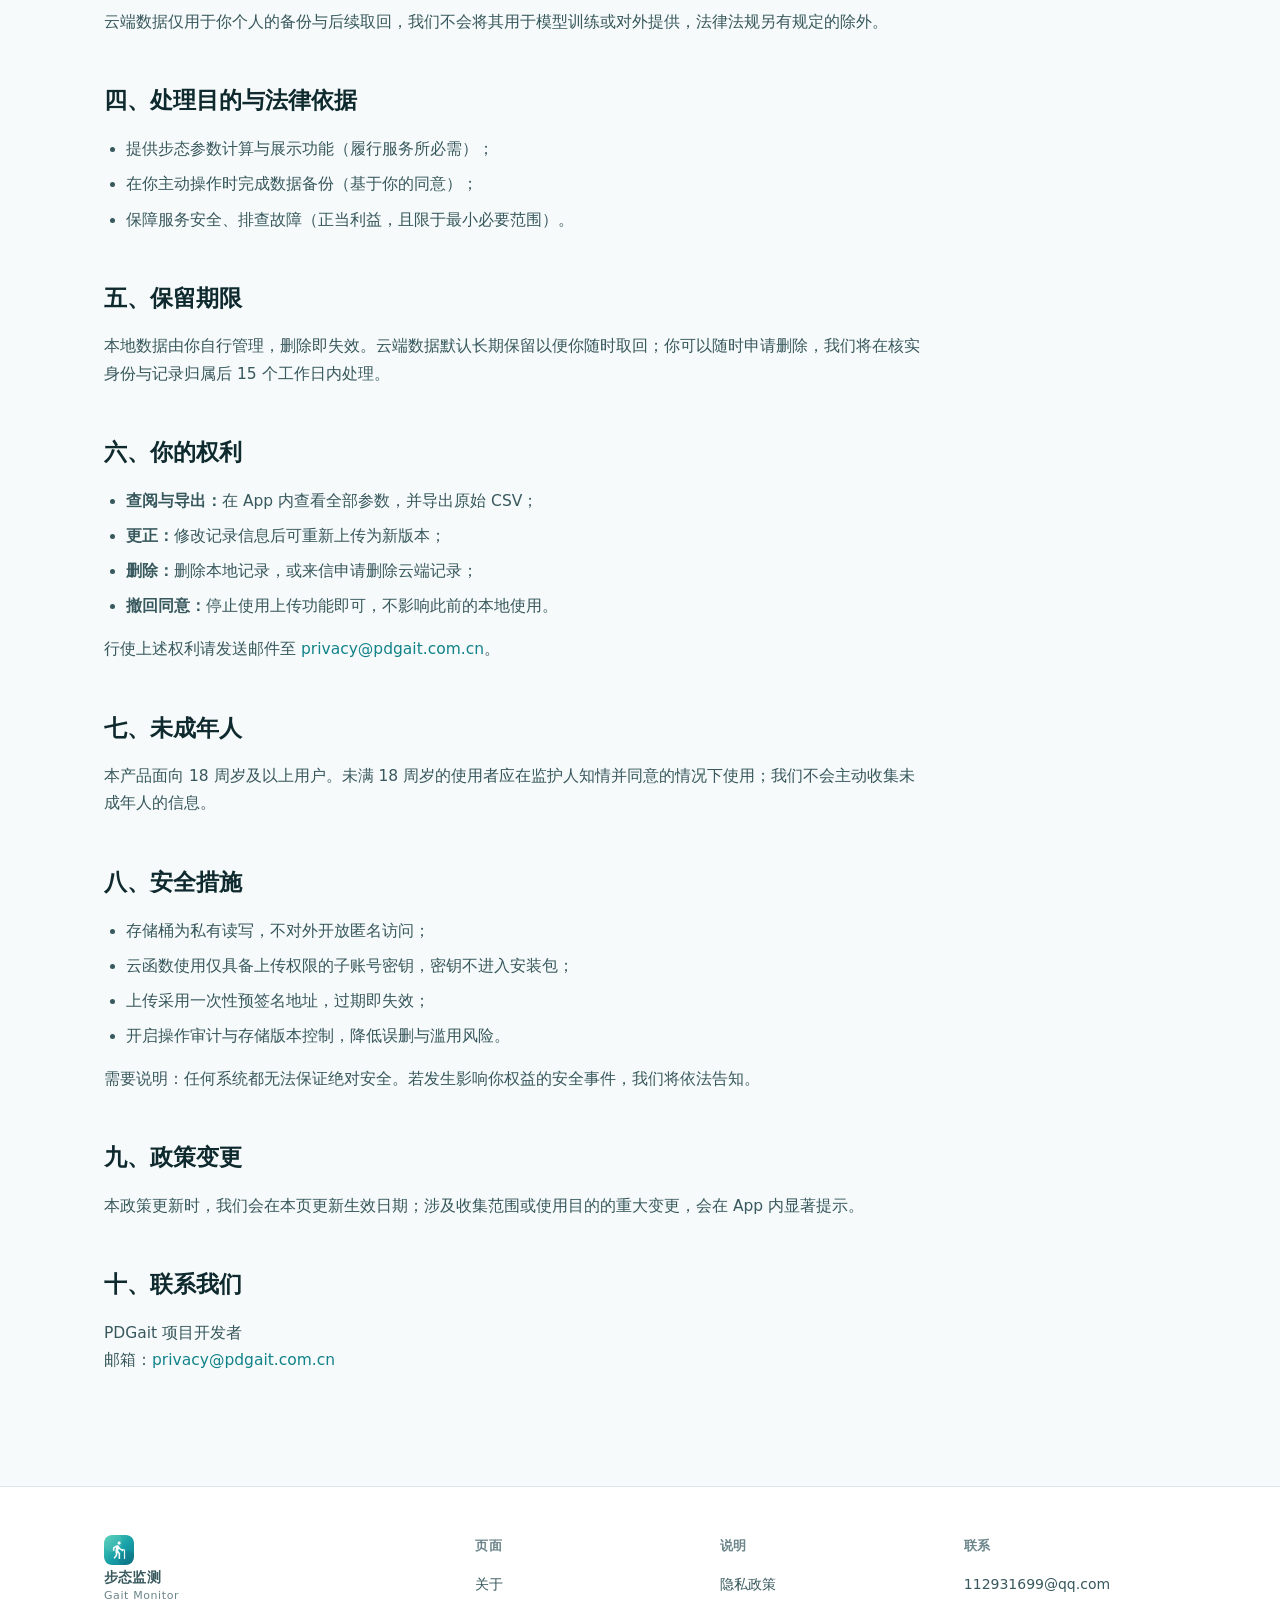
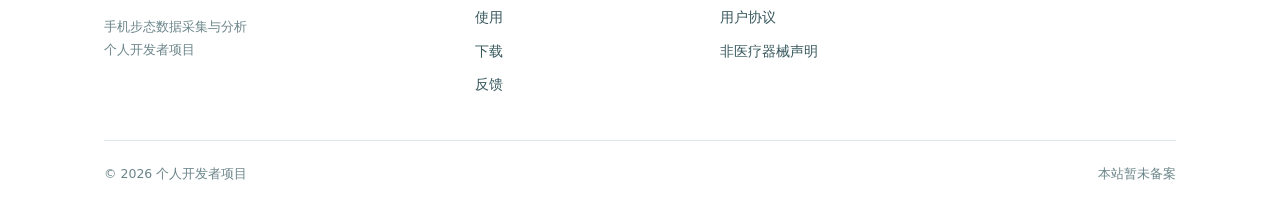
<file: privacy.html>
<!DOCTYPE html>
<html lang="zh-CN">
<head>
<meta charset="UTF-8">
<meta name="viewport" content="width=device-width, initial-scale=1">
<title>隐私政策 · PDGait</title>
<meta name="description" content="PDGait 隐私政策：收集哪些数据、存储在哪里、如何删除。">
<link rel="icon" href="assets/favicon.png">
<link rel="stylesheet" href="assets/style.css">
</head>
<body data-page="privacy">
<a class="skip-link" href="#main">跳到主要内容</a>

<nav class="nav">
  <div class="nav-inner">
    <a class="brand" href="index.html">
      <img src="assets/logo.png" alt="">
      <span>步态监测<small>Gait Monitor</small></span>
    </a>
    <button class="nav-toggle" aria-label="打开菜单" aria-expanded="false">
      <svg width="18" height="18" viewBox="0 0 24 24" fill="none" stroke="currentColor" stroke-width="2" stroke-linecap="round"><path d="M3 6h18M3 12h18M3 18h18"/></svg>
    </button>
    <div class="nav-links">
      <a href="index.html#about">关于</a>
      <a href="index.html#usage">使用</a>
      <a href="index.html#download">下载</a>
      <a href="index.html#feedback">反馈</a>
      <a class="btn btn-primary btn-sm" href="index.html#download">下载安装</a>
    </div>
  </div>
</nav>

<header class="page-head">
  <div class="wrap">
    <div class="kicker">Privacy</div>
    <h1>隐私政策</h1>
    <p>生效日期：2026 年 10 月 19 日　｜　适用产品：PDGait Monitor Android 应用及本网站</p>
  </div>
</header>

<main id="main">
<section class="section">
  <div class="wrap">
    <div class="prose">
      <p class="meta">本政策说明 PDGait 项目开发者（下称「我们」）如何收集、使用、存储和保护你的信息。我们把「数据默认留在本机」作为产品设计前提，而不是事后承诺。</p>

      <h2 id="collect">一、我们收集哪些信息</h2>
      <h3>1. 你主动填写的记录信息</h3>
      <p>包括记录名称（可用化名）、性别、年龄、身高、采集位置、活动类型与备注。这些信息用于区分记录和计算与身高相关的步幅估计。</p>

      <h3>2. 传感器原始数据</h3>
      <p>记录期间的三轴加速度与三轴角速度（约 50 Hz）以及时间戳。这是步态参数计算的唯一输入。</p>

      <h3>3. 匿名安装标识</h3>
      <p>App 首次启动时生成一个随机 UUID，用于统计活跃设备数量与版本分布。它不是 IMEI、Android ID 或任何硬件标识；卸载重装会生成新的 UUID，我们无法用它反查你的身份。</p>

      <h3>4. 应用版本与运行状态</h3>
      <p>版本号、启动时间、上传结果等诊断信息，用于定位兼容性问题。</p>

      <h2>二、我们不收集什么</h2>
      <ul>
        <li>不收集 IMEI、MAC 地址、Android ID 等设备唯一标识；</li>
        <li>不收集精确定位、通讯录、短信、相册、通话记录；</li>
        <li>不接入广告 SDK，不做用户画像，不向第三方出售或共享数据；</li>
        <li>不在后台静默上传数据。</li>
      </ul>

      <h2 id="data">三、数据存储在哪里</h2>
      <h3>1. 本地</h3>
      <p>所有记录默认保存在手机应用私有目录的本地数据库中，只有本 App 可以访问。卸载 App 会删除本地数据。</p>

      <h3>2. 云端（仅在你主动上传时）</h3>
      <p>
        当你点击「上传到云端」并完成上传后，该条记录的 CSV 文件会存储在中国大陆境内的腾讯云对象存储（南京地域）私有存储桶中。
        传输过程使用 HTTPS；上传地址由云函数临时签发，有效期 10 分钟，且只能写入该条记录对应的路径。
      </p>
      <p>云端数据仅用于你个人的备份与后续取回，我们不会将其用于模型训练或对外提供，法律法规另有规定的除外。</p>

      <h2>四、处理目的与法律依据</h2>
      <ul>
        <li>提供步态参数计算与展示功能（履行服务所必需）；</li>
        <li>在你主动操作时完成数据备份（基于你的同意）；</li>
        <li>保障服务安全、排查故障（正当利益，且限于最小必要范围）。</li>
      </ul>

      <h2>五、保留期限</h2>
      <p>本地数据由你自行管理，删除即失效。云端数据默认长期保留以便你随时取回；你可以随时申请删除，我们将在核实身份与记录归属后 15 个工作日内处理。</p>

      <h2>六、你的权利</h2>
      <ul>
        <li><strong>查阅与导出：</strong>在 App 内查看全部参数，并导出原始 CSV；</li>
        <li><strong>更正：</strong>修改记录信息后可重新上传为新版本；</li>
        <li><strong>删除：</strong>删除本地记录，或来信申请删除云端记录；</li>
        <li><strong>撤回同意：</strong>停止使用上传功能即可，不影响此前的本地使用。</li>
      </ul>
      <p>行使上述权利请发送邮件至 <a href="mailto:privacy@pdgait.com.cn">privacy@pdgait.com.cn</a>。</p>

      <h2>七、未成年人</h2>
      <p>本产品面向 18 周岁及以上用户。未满 18 周岁的使用者应在监护人知情并同意的情况下使用；我们不会主动收集未成年人的信息。</p>

      <h2>八、安全措施</h2>
      <ul>
        <li>存储桶为私有读写，不对外开放匿名访问；</li>
        <li>云函数使用仅具备上传权限的子账号密钥，密钥不进入安装包；</li>
        <li>上传采用一次性预签名地址，过期即失效；</li>
        <li>开启操作审计与存储版本控制，降低误删与滥用风险。</li>
      </ul>
      <p>需要说明：任何系统都无法保证绝对安全。若发生影响你权益的安全事件，我们将依法告知。</p>

      <h2>九、政策变更</h2>
      <p>本政策更新时，我们会在本页更新生效日期；涉及收集范围或使用目的的重大变更，会在 App 内显著提示。</p>

      <h2>十、联系我们</h2>
      <p>PDGait 项目开发者<br>
      邮箱：<a href="mailto:privacy@pdgait.com.cn">privacy@pdgait.com.cn</a></p>
    </div>
  </div>
</section>
</main>

<footer class="footer">
  <div class="wrap">
    <div class="footer-grid">
      <div class="footer-brand">
        <a class="brand" href="index.html">
          <img src="assets/logo.png" alt="">
          <span>步态监测<small>Gait Monitor</small></span>
        </a>
        <p>手机步态数据采集与分析<br>个人开发者项目</p>
      </div>
      <div>
        <h4>页面</h4>
        <div class="footer-links">
          <a href="index.html#about">关于</a>
          <a href="index.html#usage">使用</a>
          <a href="index.html#download">下载</a>
          <a href="index.html#feedback">反馈</a>
        </div>
      </div>
      <div>
        <h4>说明</h4>
        <div class="footer-links">
          <a href="privacy.html">隐私政策</a>
          <a href="terms.html">用户协议</a>
          <a href="terms.html#medical">非医疗器械声明</a>
        </div>
      </div>
      <div>
        <h4>联系</h4>
        <div class="footer-links">
          <a href="mailto:112931699@qq.com">112931699@qq.com</a>
        </div>
      </div>
    </div>
    <div class="footer-bottom">
      <span>© <span data-year>2026</span> 个人开发者项目</span>
      <span>本站暂未备案</span>
    </div>
  </div>
</footer>

<script src="assets/main.js"></script>
</body>
</html>
</file>
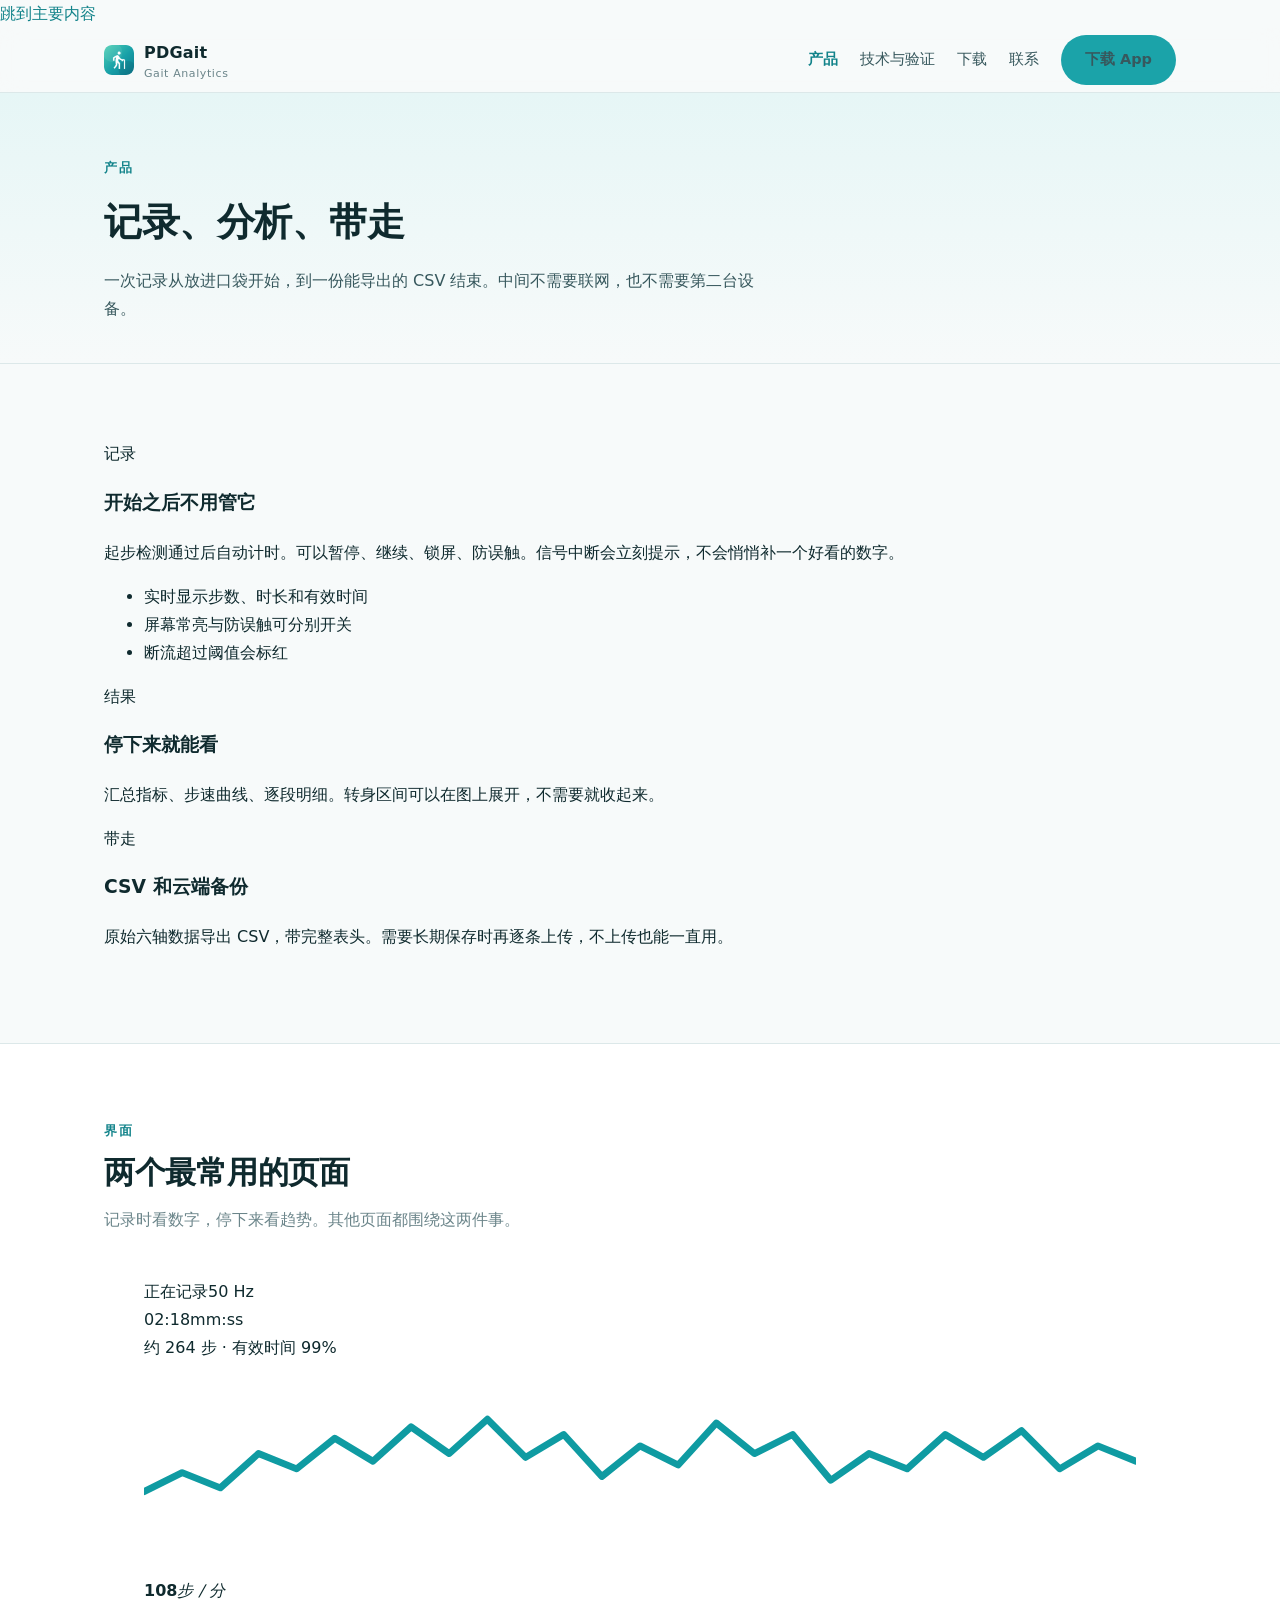
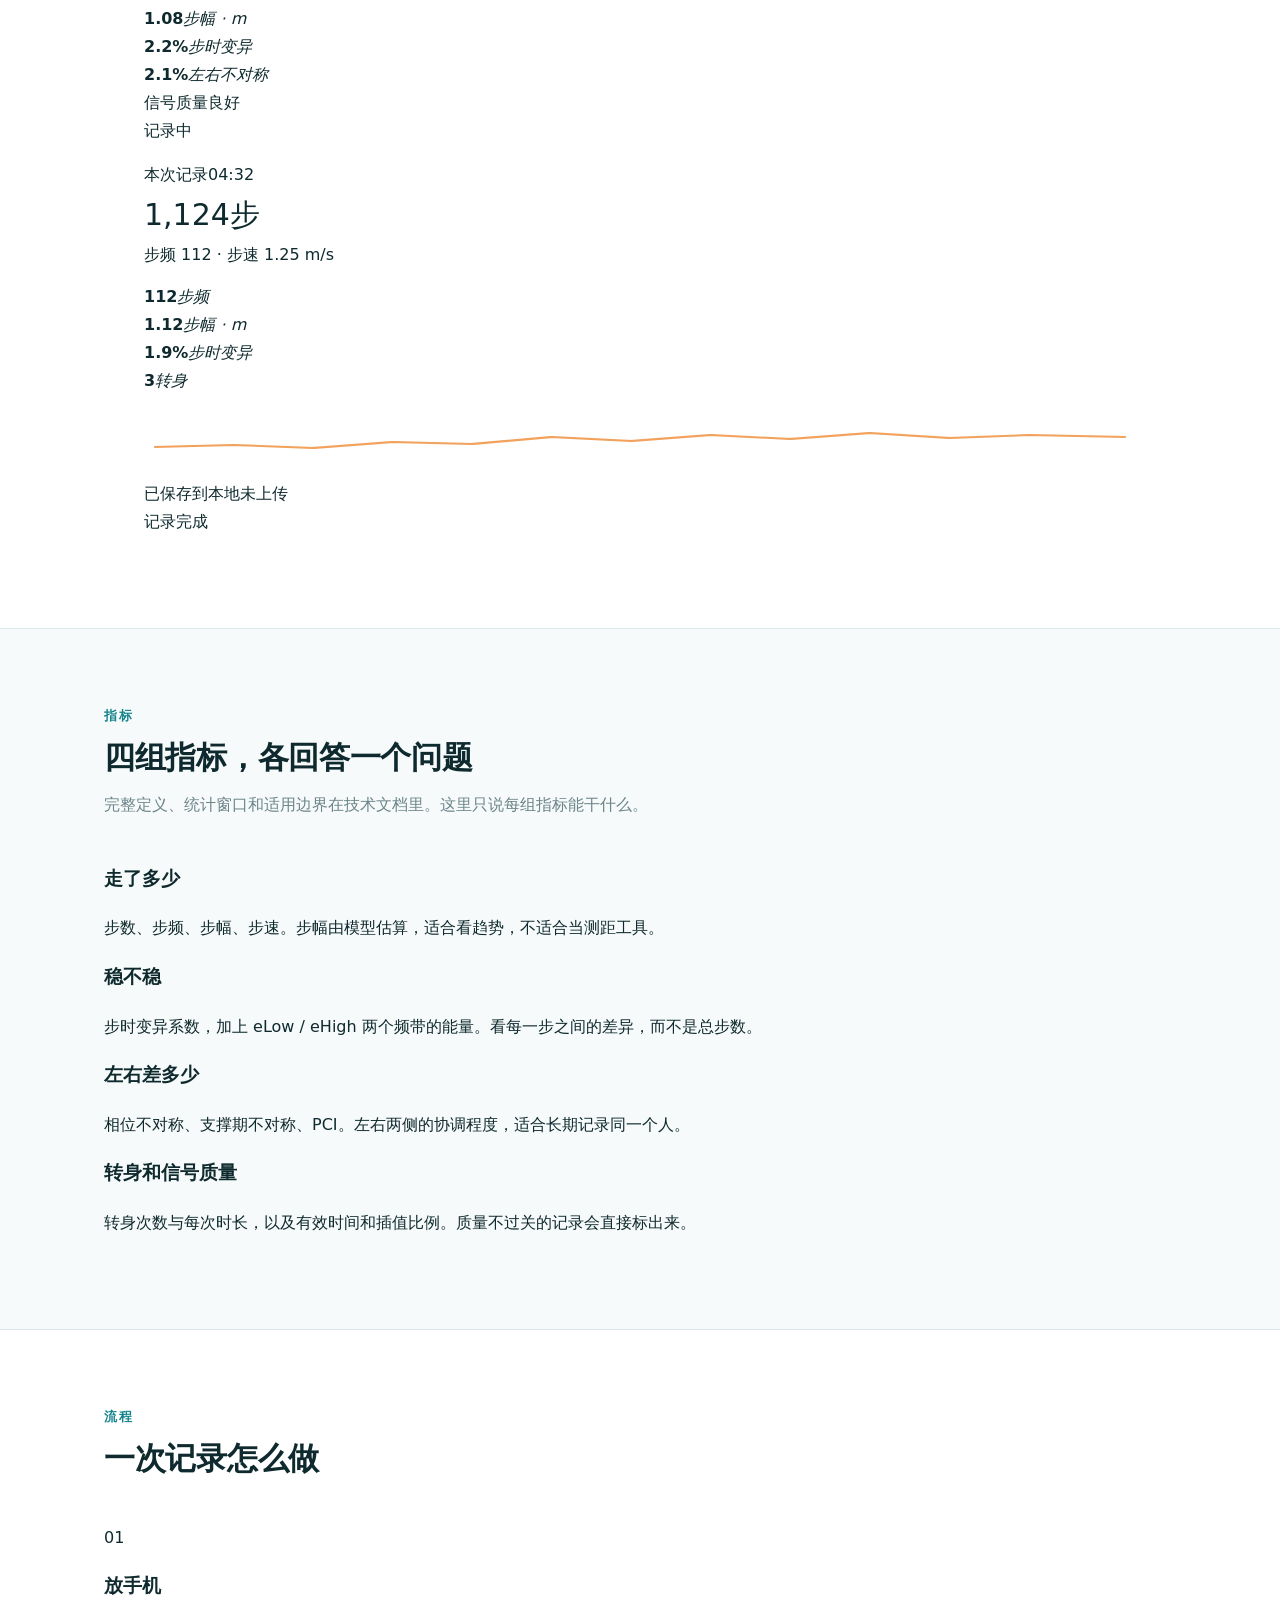
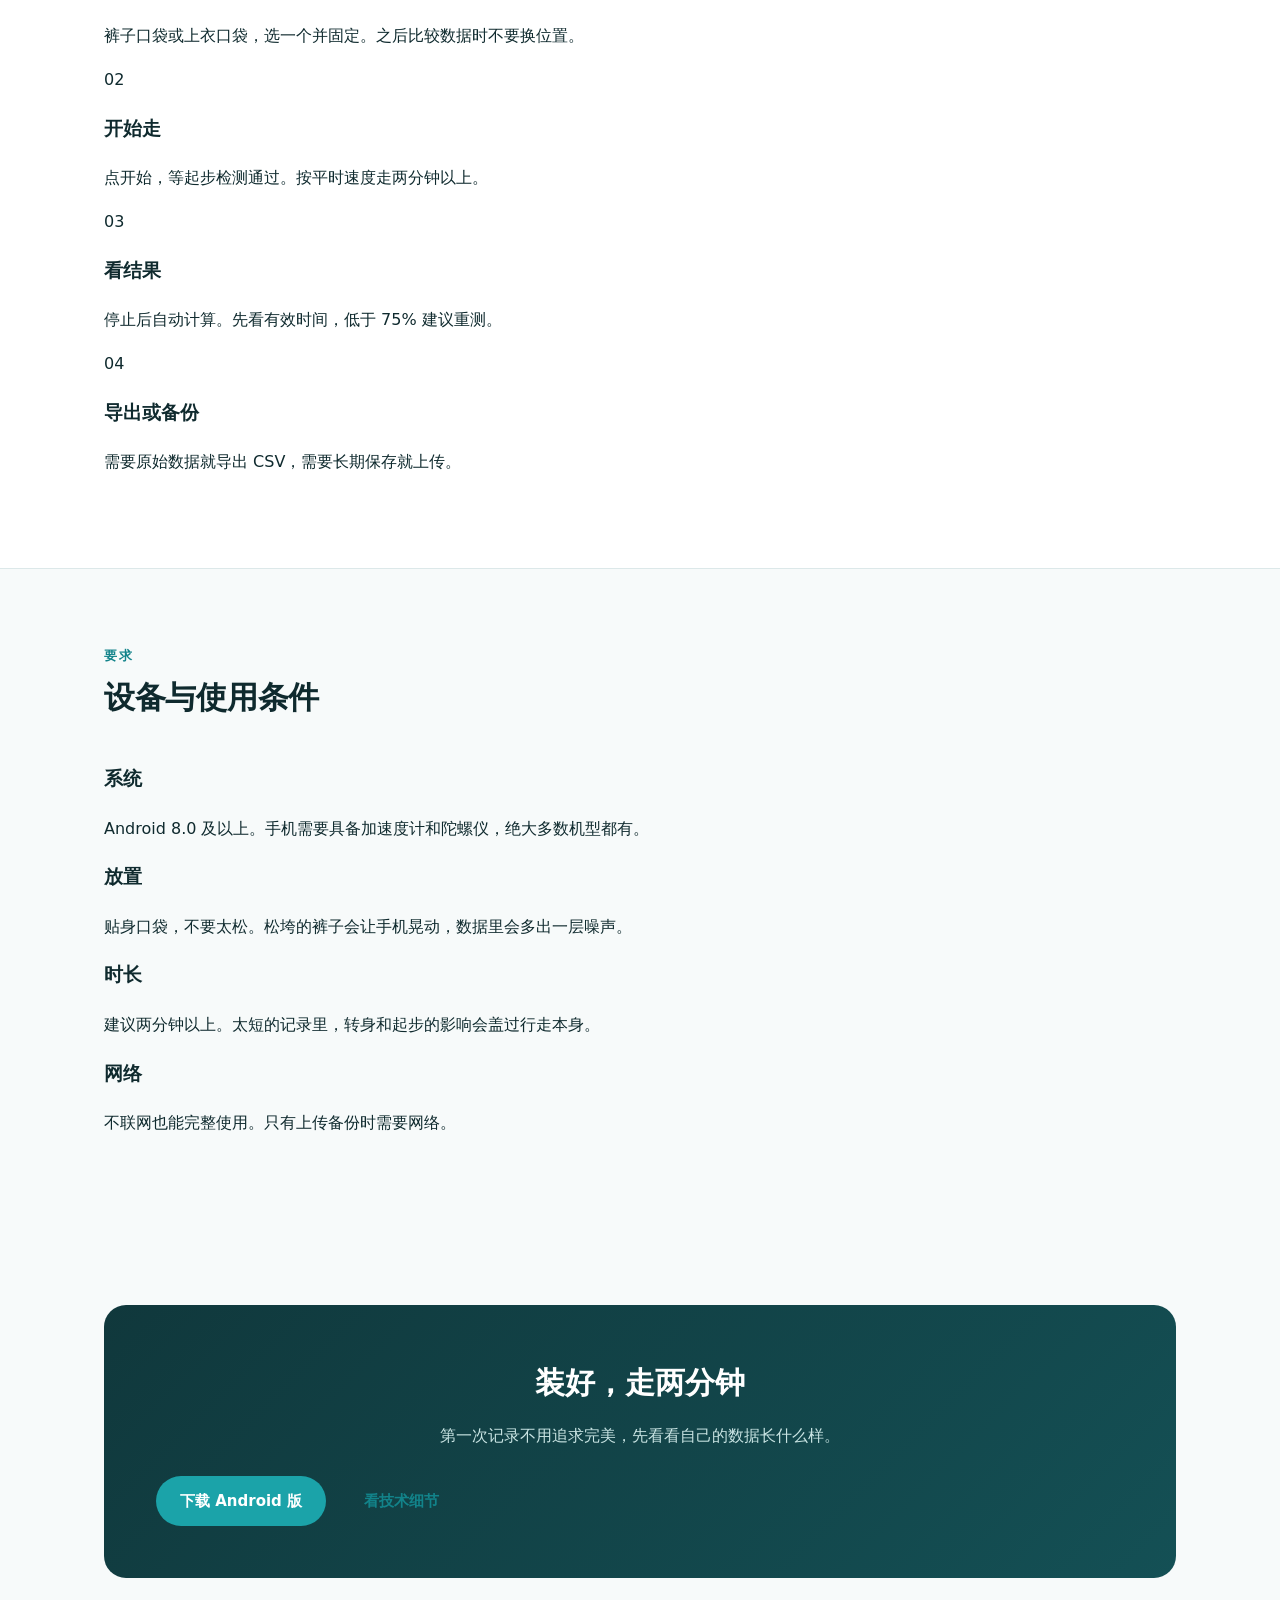
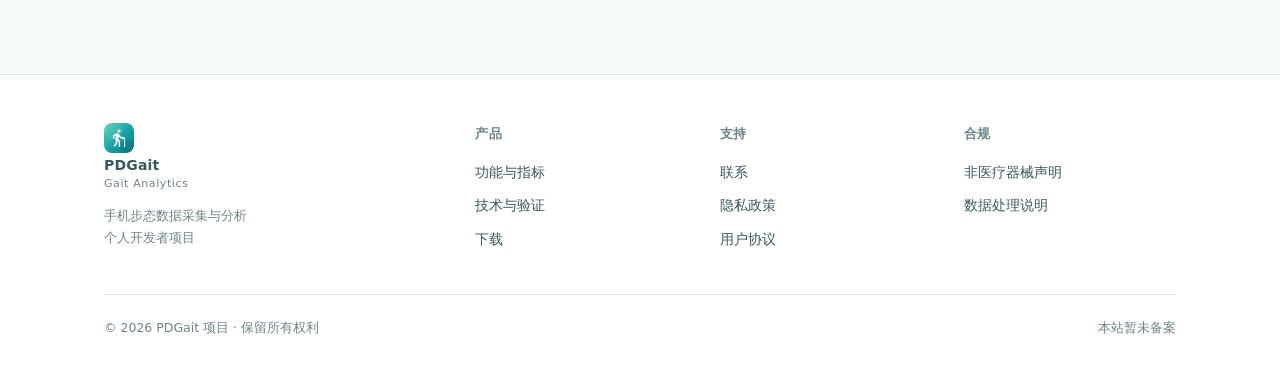
<file: product.html>
<!DOCTYPE html>
<html lang="zh-CN">
<head>
<meta charset="UTF-8">
<meta name="viewport" content="width=device-width, initial-scale=1">
<title>产品 · PDGait</title>
<meta name="description" content="PDGait 的功能、指标分组、界面预览和使用流程。">
<link rel="icon" href="assets/favicon.png">
<link rel="stylesheet" href="assets/style.css">
</head>
<body data-page="product">
<a class="skip-link" href="#main">跳到主要内容</a>

<nav class="nav">
  <div class="nav-inner">
    <a class="brand" href="index.html">
      <img src="assets/logo.png" alt="">
      <span>PDGait<small>Gait Analytics</small></span>
    </a>
    <button class="nav-toggle" aria-label="打开菜单" aria-expanded="false">
      <svg width="18" height="18" viewBox="0 0 24 24" fill="none" stroke="currentColor" stroke-width="2" stroke-linecap="round"><path d="M3 6h18M3 12h18M3 18h18"/></svg>
    </button>
    <div class="nav-links">
      <a href="product.html" data-nav="product">产品</a>
      <a href="research.html" data-nav="research">技术与验证</a>
      <a href="download.html" data-nav="download">下载</a>
      <a href="contact.html" data-nav="contact">联系</a>
      <a class="btn btn-primary btn-sm" href="download.html">下载 App</a>
    </div>
  </div>
</nav>

<header class="page-head">
  <div class="wrap">
    <div class="kicker">产品</div>
    <h1>记录、分析、带走</h1>
    <p>一次记录从放进口袋开始，到一份能导出的 CSV 结束。中间不需要联网，也不需要第二台设备。</p>
  </div>
</header>

<main id="main">

<section class="section">
  <div class="wrap">
    <div class="bento">
      <article class="bento-item feature reveal">
        <div>
          <div class="bento-num">记录</div>
          <h3>开始之后不用管它</h3>
          <p>起步检测通过后自动计时。可以暂停、继续、锁屏、防误触。信号中断会立刻提示，不会悄悄补一个好看的数字。</p>
        </div>
        <div class="bento-visual">
          <ul class="bento-list">
            <li>实时显示步数、时长和有效时间</li>
            <li>屏幕常亮与防误触可分别开关</li>
            <li>断流超过阈值会标红</li>
          </ul>
        </div>
      </article>
      <article class="bento-item reveal">
        <div class="bento-num">结果</div>
        <h3>停下来就能看</h3>
        <p>汇总指标、步速曲线、逐段明细。转身区间可以在图上展开，不需要就收起来。</p>
      </article>
      <article class="bento-item reveal">
        <div class="bento-num">带走</div>
        <h3>CSV 和云端备份</h3>
        <p>原始六轴数据导出 CSV，带完整表头。需要长期保存时再逐条上传，不上传也能一直用。</p>
      </article>
    </div>
  </div>
</section>

<section class="section alt">
  <div class="wrap">
    <div class="section-head center reveal">
      <div class="kicker">界面</div>
      <h2>两个最常用的页面</h2>
      <p>记录时看数字，停下来看趋势。其他页面都围绕这两件事。</p>
    </div>
    <div class="phone-row">
      <figure class="phone-figure reveal">
        <div class="phone">
          <div class="phone-notch"></div>
          <div class="phone-screen">
            <div class="app-bar"><span class="live"><i></i>正在记录</span><span>50 Hz</span></div>
            <div class="app-time">02:18<span>mm:ss</span></div>
            <div class="app-sub">约 264 步 · 有效时间 99%</div>
            <svg class="app-wave" viewBox="0 0 260 54" preserveAspectRatio="none" aria-hidden="true">
              <polyline fill="none" stroke="#0F9BA2" stroke-width="1.8" stroke-linejoin="round" stroke-linecap="round"
                points="0,34 10,29 20,33 30,24 40,28 50,20 60,26 70,17 80,24 90,15 100,25 110,19 120,30 130,22 140,27 150,16 160,24 170,19 180,31 190,24 200,28 210,19 220,25 230,18 240,28 250,22 260,26"/>
            </svg>
            <div class="app-grid">
              <div class="app-cell"><b>108</b><i>步 / 分</i></div>
              <div class="app-cell"><b>1.08</b><i>步幅 · m</i></div>
              <div class="app-cell"><b>2.2%</b><i>步时变异</i></div>
              <div class="app-cell"><b>2.1%</b><i>左右不对称</i></div>
            </div>
            <div class="app-foot"><span>信号质量</span><span class="bar"><i></i></span><span>良好</span></div>
          </div>
        </div>
        <figcaption>记录中</figcaption>
      </figure>

      <figure class="phone-figure reveal">
        <div class="phone">
          <div class="phone-notch"></div>
          <div class="phone-screen">
            <div class="app-bar"><span>本次记录</span><span>04:32</span></div>
            <div class="app-time" style="font-size:30px">1,124<span>步</span></div>
            <div class="app-sub">步频 112 · 步速 1.25 m/s</div>
            <div class="app-grid" style="margin-top:14px">
              <div class="app-cell"><b>112</b><i>步频</i></div>
              <div class="app-cell"><b>1.12</b><i>步幅 · m</i></div>
              <div class="app-cell"><b>1.9%</b><i>步时变异</i></div>
              <div class="app-cell"><b>3</b><i>转身</i></div>
            </div>
            <div class="bento-visual" style="margin-top:10px;padding:10px">
              <svg viewBox="0 0 220 46" preserveAspectRatio="none" style="width:100%;height:46px">
                <polyline fill="none" stroke="#F2A25C" stroke-width="2" stroke-linejoin="round"
                  points="0,32 18,30 36,33 54,27 72,29 90,22 108,26 126,20 144,24 162,18 180,23 198,20 220,22"/>
              </svg>
            </div>
            <div class="app-foot"><span>已保存到本地</span><span>未上传</span></div>
          </div>
        </div>
        <figcaption>记录完成</figcaption>
      </figure>
    </div>
  </div>
</section>

<section class="section">
  <div class="wrap">
    <div class="section-head reveal">
      <div class="kicker">指标</div>
      <h2>四组指标，各回答一个问题</h2>
      <p>完整定义、统计窗口和适用边界在技术文档里。这里只说每组指标能干什么。</p>
    </div>

    <div class="metric-groups">
      <article class="metric-group reveal">
        <h3>走了多少</h3>
        <p>步数、步频、步幅、步速。步幅由模型估算，适合看趋势，不适合当测距工具。</p>
      </article>
      <article class="metric-group reveal">
        <h3>稳不稳</h3>
        <p>步时变异系数，加上 eLow / eHigh 两个频带的能量。看每一步之间的差异，而不是总步数。</p>
      </article>
      <article class="metric-group reveal">
        <h3>左右差多少</h3>
        <p>相位不对称、支撑期不对称、PCI。左右两侧的协调程度，适合长期记录同一个人。</p>
      </article>
      <article class="metric-group reveal">
        <h3>转身和信号质量</h3>
        <p>转身次数与每次时长，以及有效时间和插值比例。质量不过关的记录会直接标出来。</p>
      </article>
    </div>
  </div>
</section>

<section class="section alt">
  <div class="wrap">
    <div class="section-head reveal">
      <div class="kicker">流程</div>
      <h2>一次记录怎么做</h2>
    </div>
    <div class="flow-steps">
      <div class="flow-step reveal"><span>01</span><h3>放手机</h3><p>裤子口袋或上衣口袋，选一个并固定。之后比较数据时不要换位置。</p></div>
      <div class="flow-step reveal"><span>02</span><h3>开始走</h3><p>点开始，等起步检测通过。按平时速度走两分钟以上。</p></div>
      <div class="flow-step reveal"><span>03</span><h3>看结果</h3><p>停止后自动计算。先看有效时间，低于 75% 建议重测。</p></div>
      <div class="flow-step reveal"><span>04</span><h3>导出或备份</h3><p>需要原始数据就导出 CSV，需要长期保存就上传。</p></div>
    </div>
  </div>
</section>

<section class="section">
  <div class="wrap">
    <div class="section-head reveal">
      <div class="kicker">要求</div>
      <h2>设备与使用条件</h2>
    </div>
    <div class="metric-groups">
      <article class="metric-group reveal">
        <h3>系统</h3>
        <p>Android 8.0 及以上。手机需要具备加速度计和陀螺仪，绝大多数机型都有。</p>
      </article>
      <article class="metric-group reveal">
        <h3>放置</h3>
        <p>贴身口袋，不要太松。松垮的裤子会让手机晃动，数据里会多出一层噪声。</p>
      </article>
      <article class="metric-group reveal">
        <h3>时长</h3>
        <p>建议两分钟以上。太短的记录里，转身和起步的影响会盖过行走本身。</p>
      </article>
      <article class="metric-group reveal">
        <h3>网络</h3>
        <p>不联网也能完整使用。只有上传备份时需要网络。</p>
      </article>
    </div>
  </div>
</section>

<section class="section tight">
  <div class="wrap">
    <div class="cta reveal">
      <h2>装好，走两分钟</h2>
      <p>第一次记录不用追求完美，先看看自己的数据长什么样。</p>
      <div class="btn-row">
        <a class="btn btn-primary btn-arrow" href="download.html">下载 Android 版</a>
        <a class="btn btn-light" href="research.html">看技术细节</a>
      </div>
    </div>
  </div>
</section>

</main>

<footer class="footer">
  <div class="wrap">
    <div class="footer-grid">
      <div class="footer-brand">
        <a class="brand" href="index.html">
          <img src="assets/logo.png" alt="">
          <span>PDGait<small>Gait Analytics</small></span>
        </a>
        <p>手机步态数据采集与分析<br>个人开发者项目</p>
      </div>
      <div>
        <h4>产品</h4>
        <div class="footer-links">
          <a href="product.html">功能与指标</a>
          <a href="research.html">技术与验证</a>
          <a href="download.html">下载</a>
        </div>
      </div>
      <div>
        <h4>支持</h4>
        <div class="footer-links">
          <a href="contact.html">联系</a>
          <a href="privacy.html">隐私政策</a>
          <a href="terms.html">用户协议</a>
        </div>
      </div>
      <div>
        <h4>合规</h4>
        <div class="footer-links">
          <a href="terms.html#medical">非医疗器械声明</a>
          <a href="privacy.html#data">数据处理说明</a>
        </div>
      </div>
    </div>
    <div class="footer-bottom">
      <span>© <span data-year>2026</span> PDGait 项目 · 保留所有权利</span>
      <span>本站暂未备案</span>
    </div>
  </div>
</footer>

<script src="assets/main.js"></script>
</body>
</html>
</file>
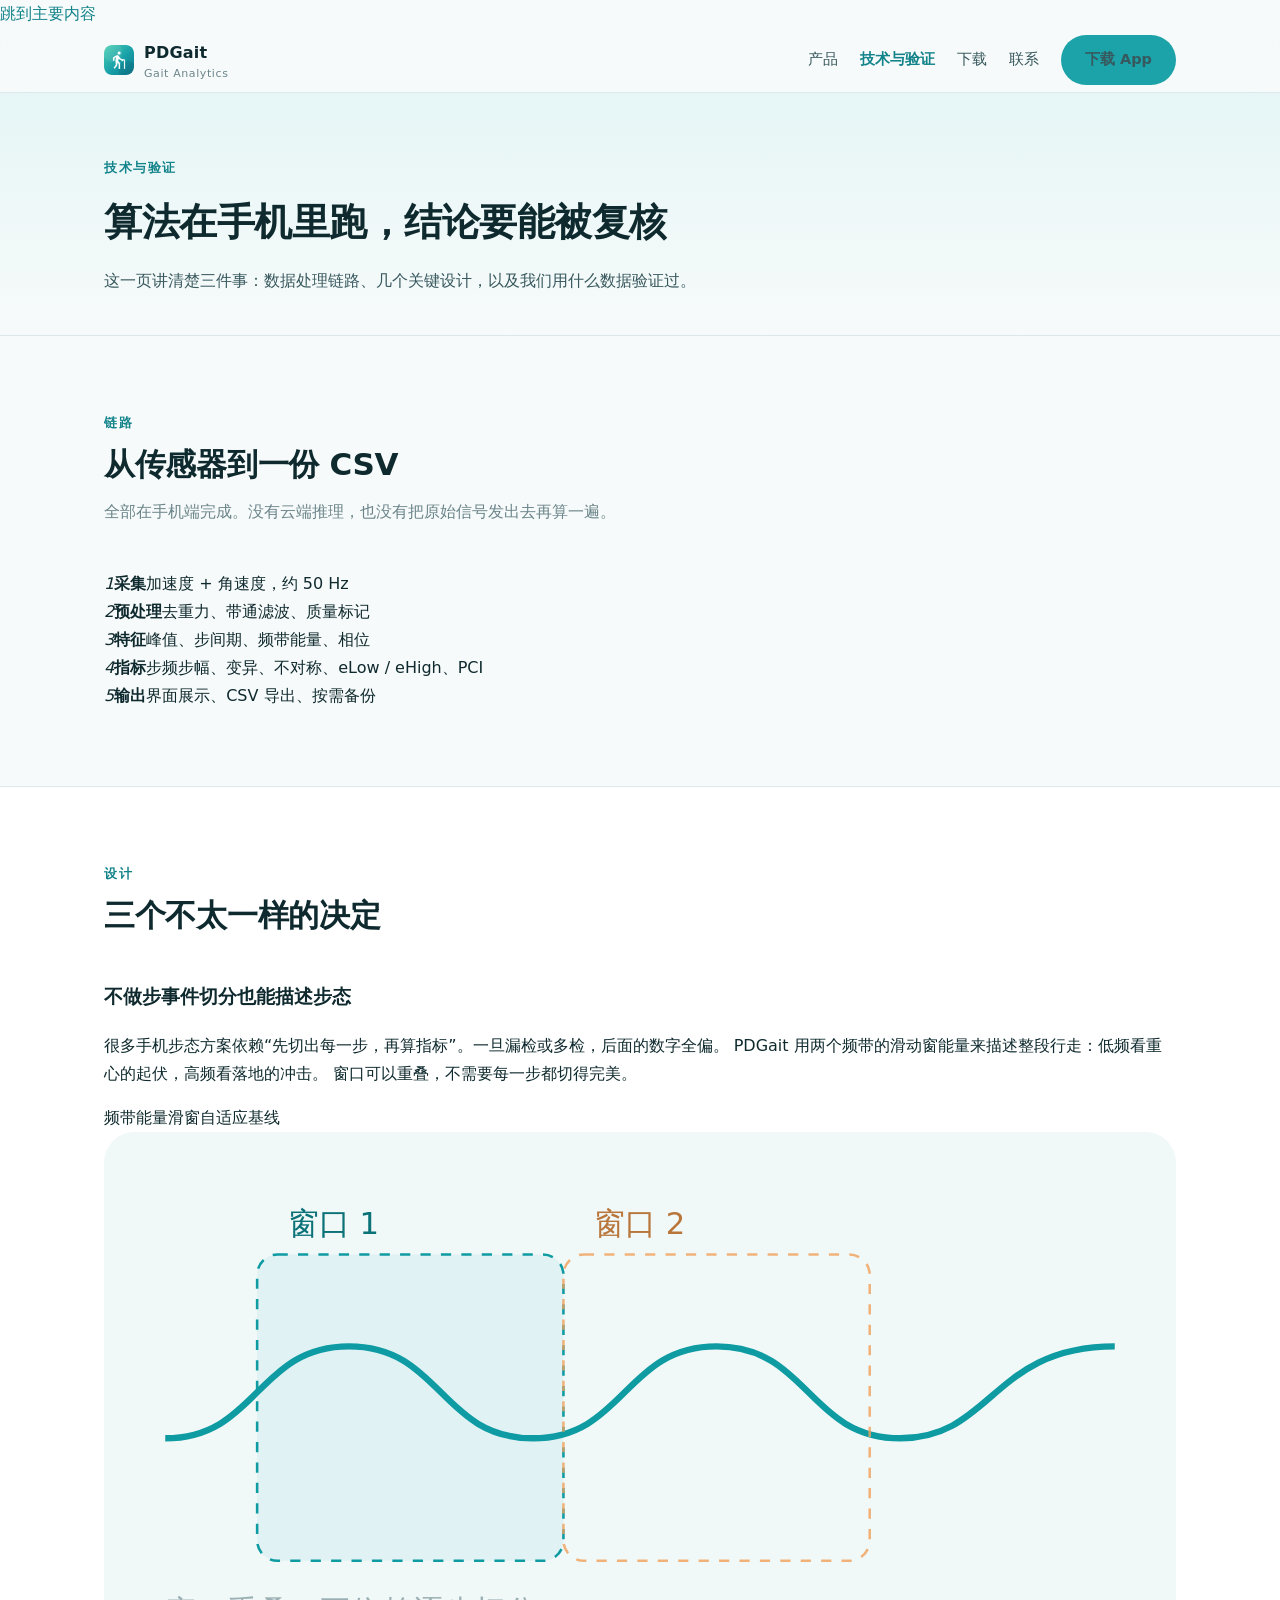
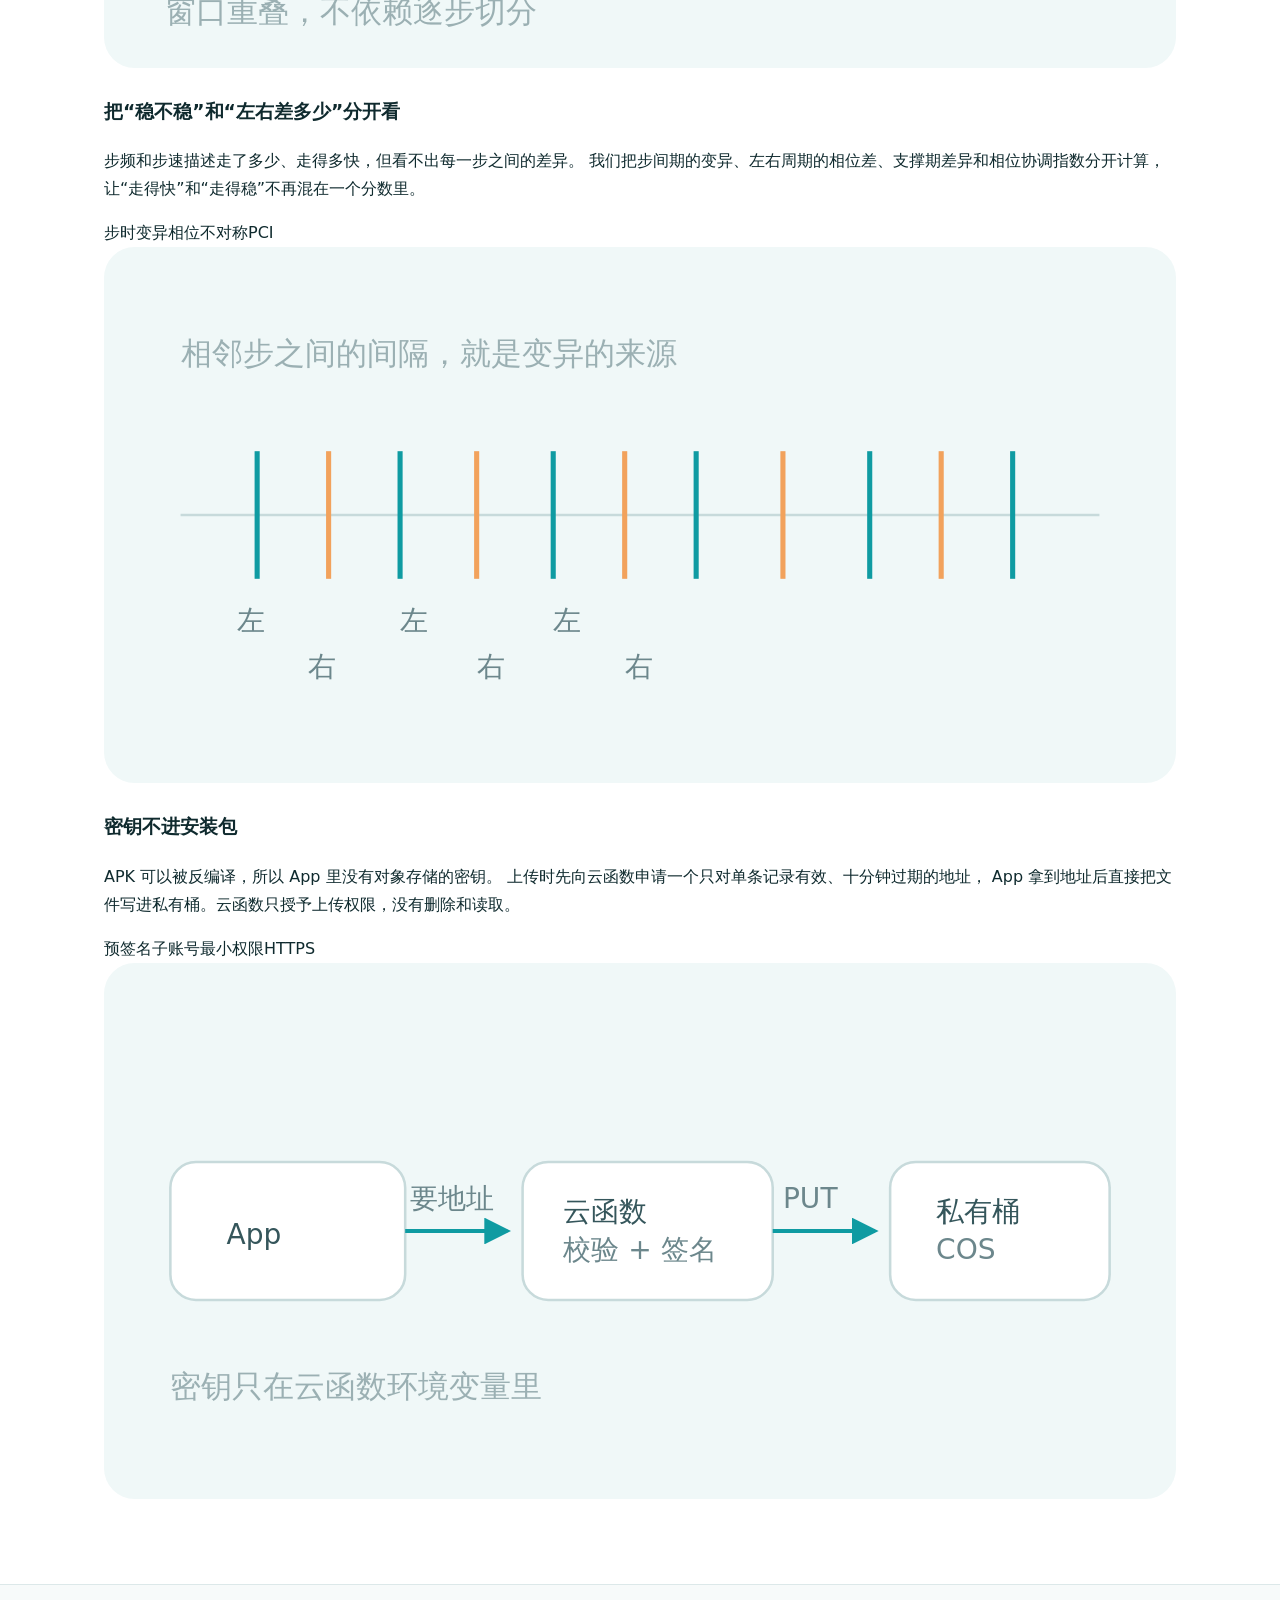
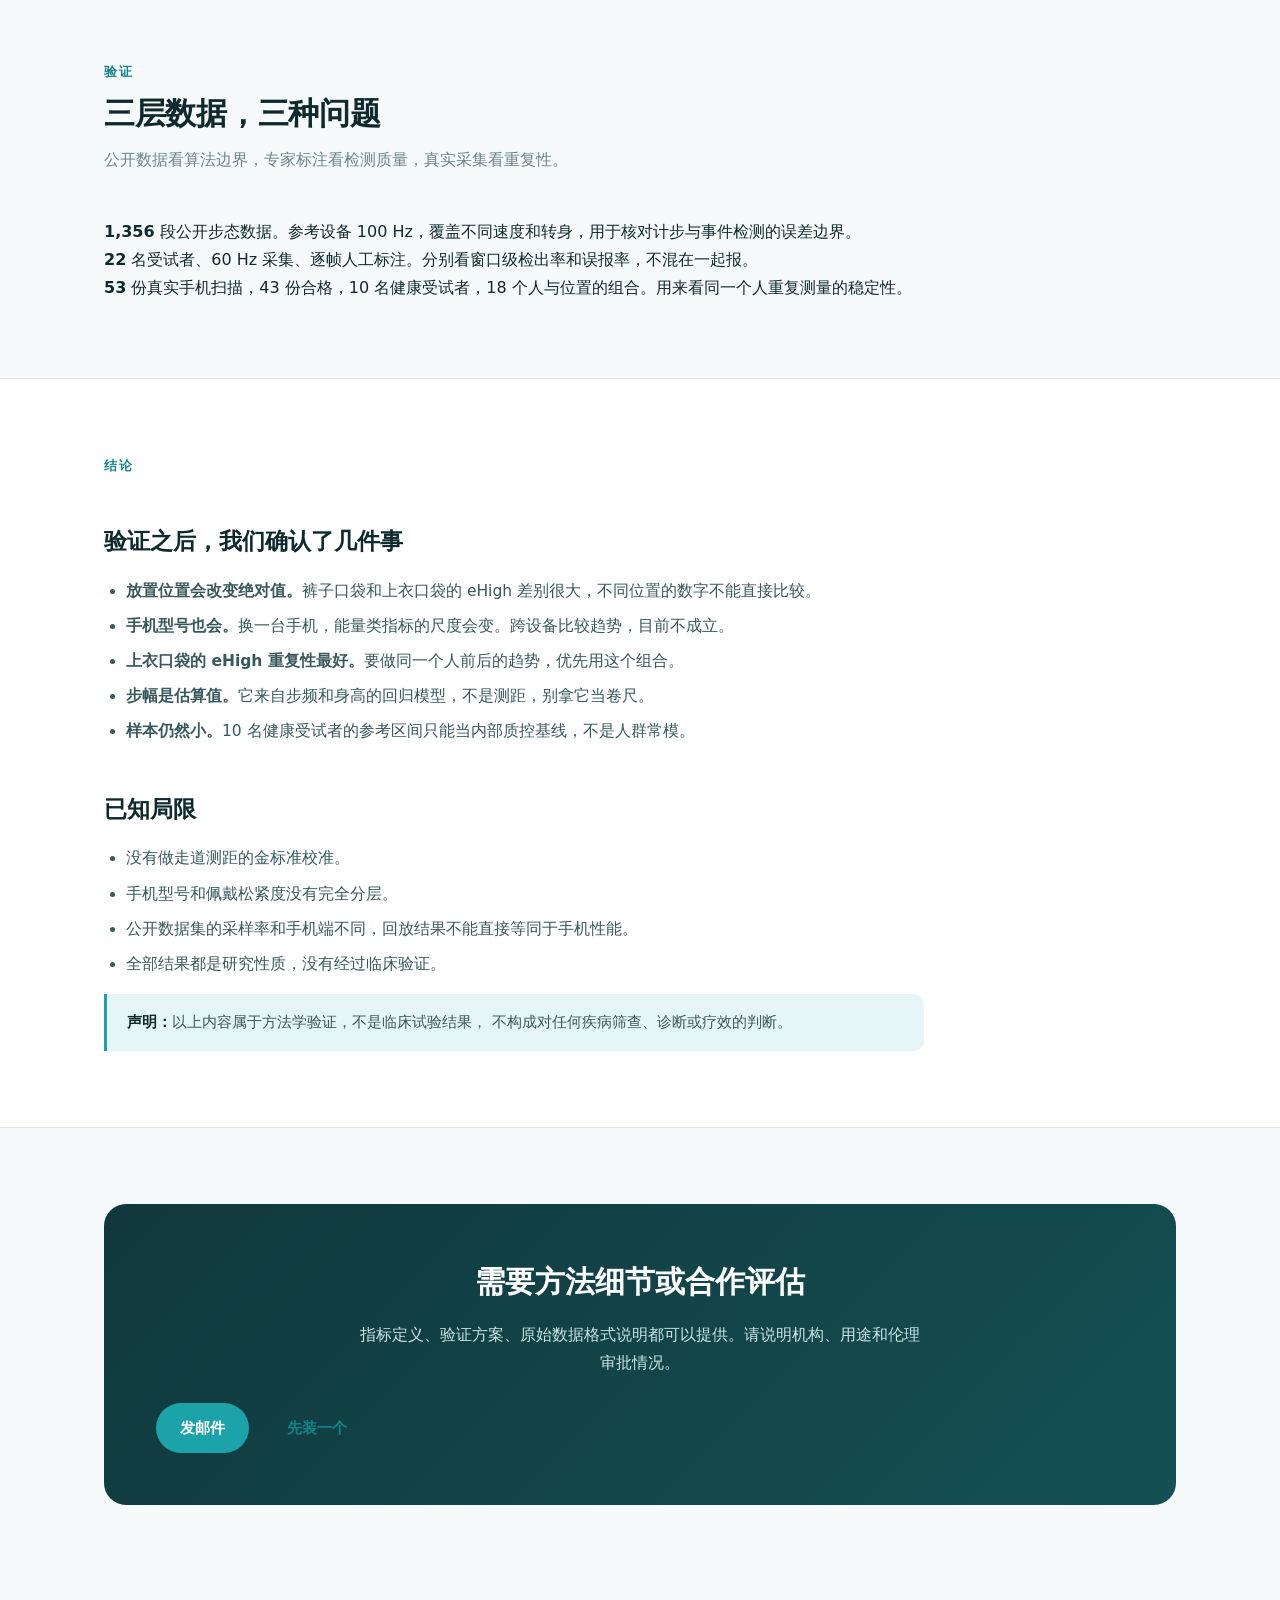
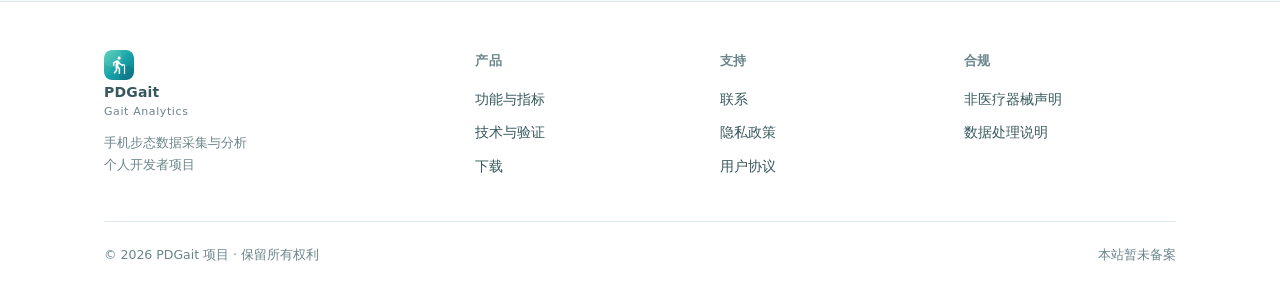
<file: research.html>
<!DOCTYPE html>
<html lang="zh-CN">
<head>
<meta charset="UTF-8">
<meta name="viewport" content="width=device-width, initial-scale=1">
<title>技术与验证 · PDGait</title>
<meta name="description" content="PDGait 的技术架构、核心算法设计，以及公开数据与真实采集的验证方法。">
<link rel="icon" href="assets/favicon.png">
<link rel="stylesheet" href="assets/style.css">
</head>
<body data-page="research">
<a class="skip-link" href="#main">跳到主要内容</a>

<nav class="nav">
  <div class="nav-inner">
    <a class="brand" href="index.html">
      <img src="assets/logo.png" alt="">
      <span>PDGait<small>Gait Analytics</small></span>
    </a>
    <button class="nav-toggle" aria-label="打开菜单" aria-expanded="false">
      <svg width="18" height="18" viewBox="0 0 24 24" fill="none" stroke="currentColor" stroke-width="2" stroke-linecap="round"><path d="M3 6h18M3 12h18M3 18h18"/></svg>
    </button>
    <div class="nav-links">
      <a href="product.html" data-nav="product">产品</a>
      <a href="research.html" data-nav="research">技术与验证</a>
      <a href="download.html" data-nav="download">下载</a>
      <a href="contact.html" data-nav="contact">联系</a>
      <a class="btn btn-primary btn-sm" href="download.html">下载 App</a>
    </div>
  </div>
</nav>

<header class="page-head">
  <div class="wrap">
    <div class="kicker">技术与验证</div>
    <h1>算法在手机里跑，结论要能被复核</h1>
    <p>这一页讲清楚三件事：数据处理链路、几个关键设计，以及我们用什么数据验证过。</p>
  </div>
</header>

<main id="main">

<section class="section">
  <div class="wrap">
    <div class="section-head reveal">
      <div class="kicker">链路</div>
      <h2>从传感器到一份 CSV</h2>
      <p>全部在手机端完成。没有云端推理，也没有把原始信号发出去再算一遍。</p>
    </div>
    <div class="pipeline reveal">
      <div class="pipe-step"><i>1</i><b>采集</b><span>加速度 + 角速度，约 50 Hz</span></div>
      <div class="pipe-step"><i>2</i><b>预处理</b><span>去重力、带通滤波、质量标记</span></div>
      <div class="pipe-step"><i>3</i><b>特征</b><span>峰值、步间期、频带能量、相位</span></div>
      <div class="pipe-step"><i>4</i><b>指标</b><span>步频步幅、变异、不对称、eLow / eHigh、PCI</span></div>
      <div class="pipe-step"><i>5</i><b>输出</b><span>界面展示、CSV 导出、按需备份</span></div>
    </div>
  </div>
</section>

<section class="section alt">
  <div class="wrap">
    <div class="section-head reveal">
      <div class="kicker">设计</div>
      <h2>三个不太一样的决定</h2>
    </div>

    <div class="tech-row reveal">
      <div class="tech-copy">
        <h3>不做步事件切分也能描述步态</h3>
        <p>
          很多手机步态方案依赖“先切出每一步，再算指标”。一旦漏检或多检，后面的数字全偏。
          PDGait 用两个频带的滑动窗能量来描述整段行走：低频看重心的起伏，高频看落地的冲击。
          窗口可以重叠，不需要每一步都切得完美。
        </p>
        <div class="tag-row"><span class="tag">频带能量</span><span class="tag">滑窗</span><span class="tag">自适应基线</span></div>
      </div>
      <div class="tech-visual">
        <svg viewBox="0 0 420 210" role="img" aria-label="滑动窗口能量示意">
          <rect width="420" height="210" rx="12" fill="#F0F8F8"/>
          <path d="M24 120 C 60 120, 60 84, 96 84 S 132 120, 168 120 S 204 84, 240 84 S 276 120, 312 120 S 348 84, 396 84"
                fill="none" stroke="#0F9BA2" stroke-width="2.5"/>
          <rect x="60" y="48" width="120" height="120" rx="8" fill="#0F9BA2" opacity=".07"/>
          <rect x="60" y="48" width="120" height="120" rx="8" fill="none" stroke="#0F9BA2" stroke-dasharray="4 4"/>
          <text x="72" y="40" font-size="12" fill="#0B7278">窗口 1</text>
          <rect x="180" y="48" width="120" height="120" rx="8" fill="none" stroke="#F2A25C" stroke-dasharray="4 4" opacity=".8"/>
          <text x="192" y="40" font-size="12" fill="#B9763A">窗口 2</text>
          <text x="24" y="192" font-size="12" fill="#9BB0B3">窗口重叠，不依赖逐步切分</text>
        </svg>
      </div>
    </div>

    <div class="tech-row reverse reveal">
      <div class="tech-copy">
        <h3>把“稳不稳”和“左右差多少”分开看</h3>
        <p>
          步频和步速描述走了多少、走得多快，但看不出每一步之间的差异。
          我们把步间期的变异、左右周期的相位差、支撑期差异和相位协调指数分开计算，
          让“走得快”和“走得稳”不再混在一个分数里。
        </p>
        <div class="tag-row"><span class="tag">步时变异</span><span class="tag">相位不对称</span><span class="tag">PCI</span></div>
      </div>
      <div class="tech-visual">
        <svg viewBox="0 0 420 210" role="img" aria-label="步间期与左右相位示意">
          <rect width="420" height="210" rx="12" fill="#F0F8F8"/>
          <line x1="30" y1="105" x2="390" y2="105" stroke="#C7DADB"/>
          <g stroke="#0F9BA2" stroke-width="2">
            <line x1="60" y1="80" x2="60" y2="130"/><line x1="116" y1="80" x2="116" y2="130"/>
            <line x1="176" y1="80" x2="176" y2="130"/><line x1="232" y1="80" x2="232" y2="130"/>
            <line x1="300" y1="80" x2="300" y2="130"/><line x1="356" y1="80" x2="356" y2="130"/>
          </g>
          <g stroke="#F2A25C" stroke-width="2">
            <line x1="88" y1="80" x2="88" y2="130"/><line x1="146" y1="80" x2="146" y2="130"/>
            <line x1="204" y1="80" x2="204" y2="130"/><line x1="266" y1="80" x2="266" y2="130"/>
            <line x1="328" y1="80" x2="328" y2="130"/>
          </g>
          <g font-size="11" fill="#6C878C">
            <text x="52" y="150">左</text><text x="80" y="168">右</text>
            <text x="116" y="150">左</text><text x="146" y="168">右</text>
            <text x="176" y="150">左</text><text x="204" y="168">右</text>
          </g>
          <text x="30" y="46" font-size="12" fill="#9BB0B3">相邻步之间的间隔，就是变异的来源</text>
        </svg>
      </div>
    </div>

    <div class="tech-row reveal">
      <div class="tech-copy">
        <h3>密钥不进安装包</h3>
        <p>
          APK 可以被反编译，所以 App 里没有对象存储的密钥。
          上传时先向云函数申请一个只对单条记录有效、十分钟过期的地址，
          App 拿到地址后直接把文件写进私有桶。云函数只授予上传权限，没有删除和读取。
        </p>
        <div class="tag-row"><span class="tag">预签名</span><span class="tag">子账号最小权限</span><span class="tag">HTTPS</span></div>
      </div>
      <div class="tech-visual">
        <svg viewBox="0 0 420 210" role="img" aria-label="预签名上传链路">
          <rect width="420" height="210" rx="12" fill="#F0F8F8"/>
          <g font-size="11" fill="#35565B">
            <rect x="26" y="78" width="92" height="54" rx="10" fill="#fff" stroke="#C7DADB"/>
            <text x="48" y="110">App</text>
            <rect x="164" y="78" width="98" height="54" rx="10" fill="#fff" stroke="#C7DADB"/>
            <text x="180" y="101">云函数</text>
            <text x="180" y="116" font-size="11" fill="#6C878C">校验 + 签名</text>
            <rect x="308" y="78" width="86" height="54" rx="10" fill="#fff" stroke="#C7DADB"/>
            <text x="326" y="101">私有桶</text>
            <text x="326" y="116" font-size="11" fill="#6C878C">COS</text>
          </g>
          <defs>
            <marker id="a2" markerWidth="7" markerHeight="7" refX="6" refY="3.5" orient="auto">
              <path d="M0,0 L7,3.5 L0,7 z" fill="#0F9BA2"/>
            </marker>
          </defs>
          <g stroke="#0F9BA2" stroke-width="1.5" fill="none" marker-end="url(#a2)">
            <line x1="118" y1="105" x2="158" y2="105"/>
            <line x1="262" y1="105" x2="302" y2="105"/>
          </g>
          <text x="120" y="96" font-size="11" fill="#6C878C">要地址</text>
          <text x="266" y="96" font-size="11" fill="#6C878C">PUT</text>
          <text x="26" y="170" font-size="12" fill="#9BB0B3">密钥只在云函数环境变量里</text>
        </svg>
      </div>
    </div>
  </div>
</section>

<section class="section">
  <div class="wrap">
    <div class="section-head reveal">
      <div class="kicker">验证</div>
      <h2>三层数据，三种问题</h2>
      <p>公开数据看算法边界，专家标注看检测质量，真实采集看重复性。</p>
    </div>
    <div class="validation-grid">
      <div class="validation-card reveal">
        <b>1,356</b>
        <span>段公开步态数据。参考设备 100 Hz，覆盖不同速度和转身，用于核对计步与事件检测的误差边界。</span>
      </div>
      <div class="validation-card reveal">
        <b>22</b>
        <span>名受试者、60 Hz 采集、逐帧人工标注。分别看窗口级检出率和误报率，不混在一起报。</span>
      </div>
      <div class="validation-card reveal">
        <b>53</b>
        <span>份真实手机扫描，43 份合格，10 名健康受试者，18 个人与位置的组合。用来看同一个人重复测量的稳定性。</span>
      </div>
    </div>
  </div>
</section>

<section class="section alt">
  <div class="wrap">
    <div class="prose reveal">
      <div class="kicker">结论</div>
      <h2>验证之后，我们确认了几件事</h2>
      <ul>
        <li><strong>放置位置会改变绝对值。</strong>裤子口袋和上衣口袋的 eHigh 差别很大，不同位置的数字不能直接比较。</li>
        <li><strong>手机型号也会。</strong>换一台手机，能量类指标的尺度会变。跨设备比较趋势，目前不成立。</li>
        <li><strong>上衣口袋的 eHigh 重复性最好。</strong>要做同一个人前后的趋势，优先用这个组合。</li>
        <li><strong>步幅是估算值。</strong>它来自步频和身高的回归模型，不是测距，别拿它当卷尺。</li>
        <li><strong>样本仍然小。</strong>10 名健康受试者的参考区间只能当内部质控基线，不是人群常模。</li>
      </ul>

      <h2>已知局限</h2>
      <ul>
        <li>没有做走道测距的金标准校准。</li>
        <li>手机型号和佩戴松紧度没有完全分层。</li>
        <li>公开数据集的采样率和手机端不同，回放结果不能直接等同于手机性能。</li>
        <li>全部结果都是研究性质，没有经过临床验证。</li>
      </ul>

      <div class="callout">
        <strong>声明：</strong>以上内容属于方法学验证，不是临床试验结果，
        不构成对任何疾病筛查、诊断或疗效的判断。
      </div>
    </div>
  </div>
</section>

<section class="section tight">
  <div class="wrap">
    <div class="cta reveal">
      <h2>需要方法细节或合作评估</h2>
      <p>指标定义、验证方案、原始数据格式说明都可以提供。请说明机构、用途和伦理审批情况。</p>
      <div class="btn-row">
        <a class="btn btn-primary btn-arrow" href="contact.html">发邮件</a>
        <a class="btn btn-light" href="download.html">先装一个</a>
      </div>
    </div>
  </div>
</section>

</main>

<footer class="footer">
  <div class="wrap">
    <div class="footer-grid">
      <div class="footer-brand">
        <a class="brand" href="index.html">
          <img src="assets/logo.png" alt="">
          <span>PDGait<small>Gait Analytics</small></span>
        </a>
        <p>手机步态数据采集与分析<br>个人开发者项目</p>
      </div>
      <div>
        <h4>产品</h4>
        <div class="footer-links">
          <a href="product.html">功能与指标</a>
          <a href="research.html">技术与验证</a>
          <a href="download.html">下载</a>
        </div>
      </div>
      <div>
        <h4>支持</h4>
        <div class="footer-links">
          <a href="contact.html">联系</a>
          <a href="privacy.html">隐私政策</a>
          <a href="terms.html">用户协议</a>
        </div>
      </div>
      <div>
        <h4>合规</h4>
        <div class="footer-links">
          <a href="terms.html#medical">非医疗器械声明</a>
          <a href="privacy.html#data">数据处理说明</a>
        </div>
      </div>
    </div>
    <div class="footer-bottom">
      <span>© <span data-year>2026</span> PDGait 项目 · 保留所有权利</span>
      <span>本站暂未备案</span>
    </div>
  </div>
</footer>

<script src="assets/main.js"></script>
</body>
</html>
</file>
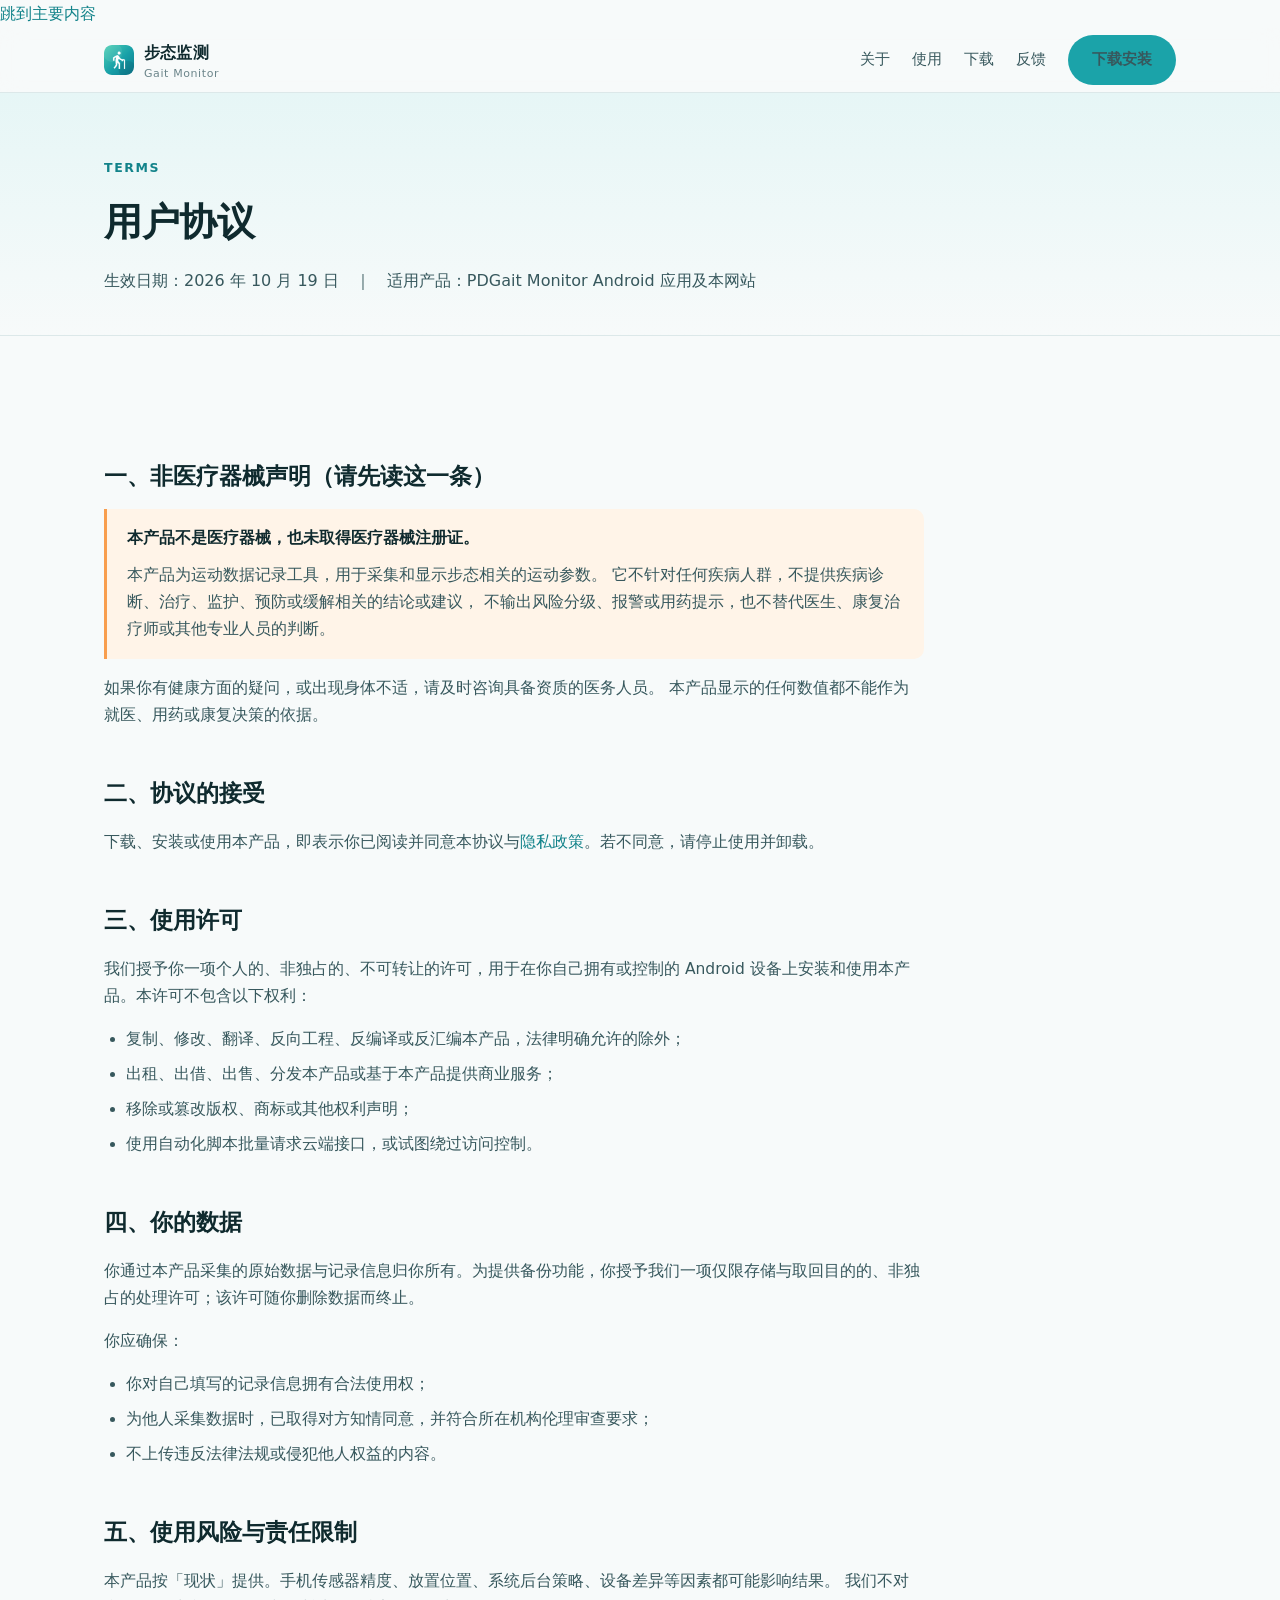
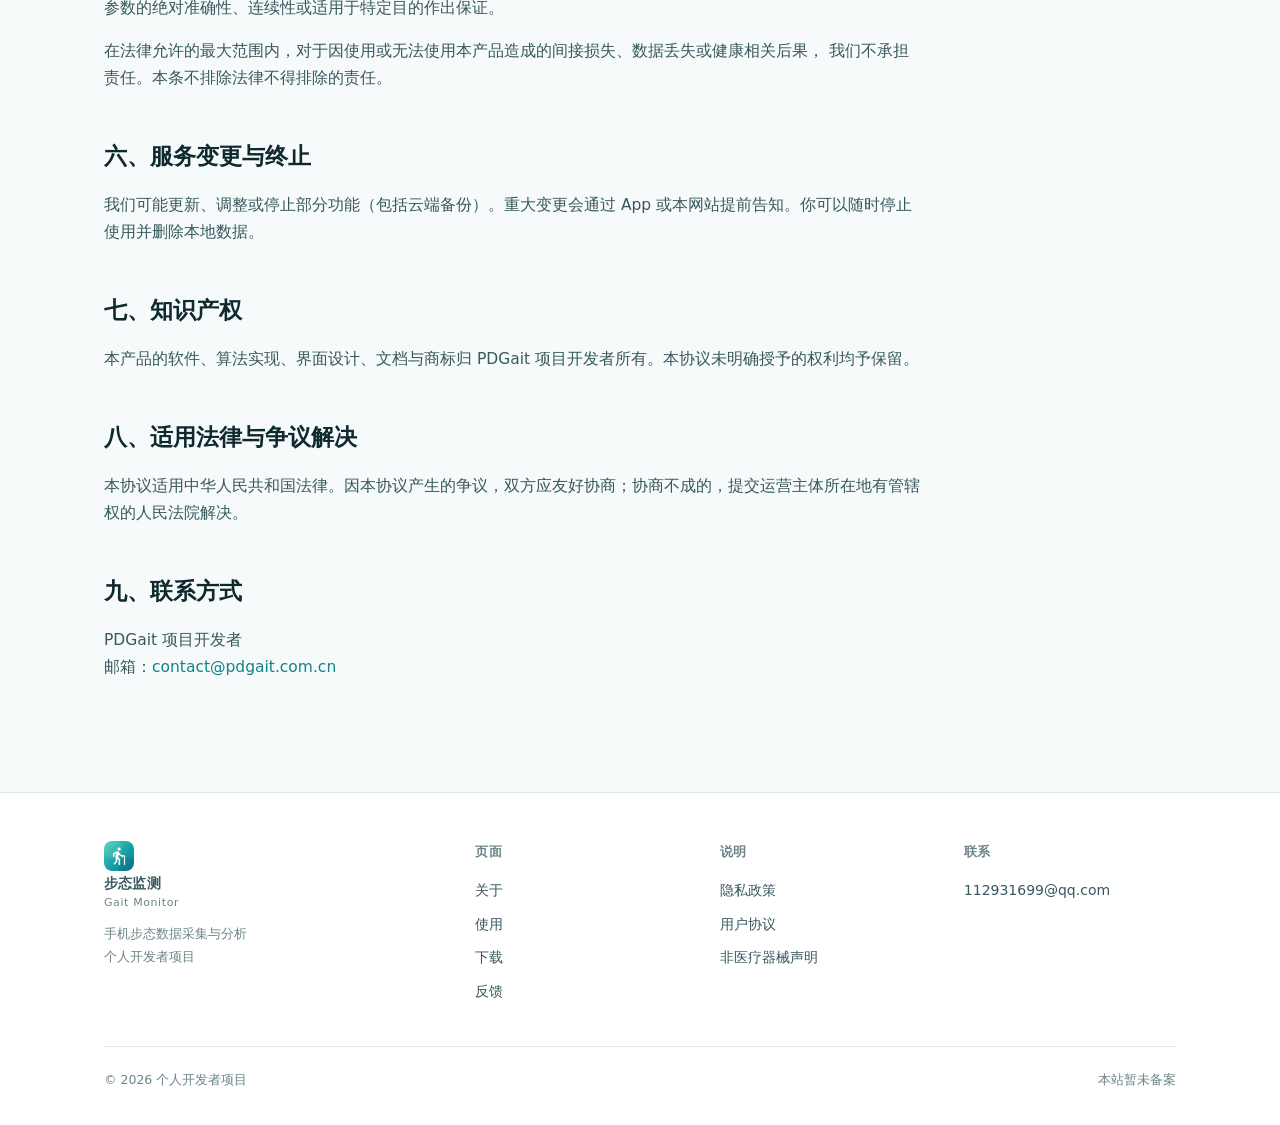
<file: terms.html>
<!DOCTYPE html>
<html lang="zh-CN">
<head>
<meta charset="UTF-8">
<meta name="viewport" content="width=device-width, initial-scale=1">
<title>用户协议 · PDGait</title>
<meta name="description" content="PDGait 用户协议与非医疗器械声明。">
<link rel="icon" href="assets/favicon.png">
<link rel="stylesheet" href="assets/style.css">
</head>
<body data-page="terms">
<a class="skip-link" href="#main">跳到主要内容</a>

<nav class="nav">
  <div class="nav-inner">
    <a class="brand" href="index.html">
      <img src="assets/logo.png" alt="">
      <span>步态监测<small>Gait Monitor</small></span>
    </a>
    <button class="nav-toggle" aria-label="打开菜单" aria-expanded="false">
      <svg width="18" height="18" viewBox="0 0 24 24" fill="none" stroke="currentColor" stroke-width="2" stroke-linecap="round"><path d="M3 6h18M3 12h18M3 18h18"/></svg>
    </button>
    <div class="nav-links">
      <a href="index.html#about">关于</a>
      <a href="index.html#usage">使用</a>
      <a href="index.html#download">下载</a>
      <a href="index.html#feedback">反馈</a>
      <a class="btn btn-primary btn-sm" href="index.html#download">下载安装</a>
    </div>
  </div>
</nav>

<header class="page-head">
  <div class="wrap">
    <div class="kicker">Terms</div>
    <h1>用户协议</h1>
    <p>生效日期：2026 年 10 月 19 日　｜　适用产品：PDGait Monitor Android 应用及本网站</p>
  </div>
</header>

<main id="main">
<section class="section">
  <div class="wrap">
    <div class="prose">

      <h2 id="medical">一、非医疗器械声明（请先读这一条）</h2>
      <div class="callout warn">
        <p style="margin:0 0 10px"><strong>本产品不是医疗器械，也未取得医疗器械注册证。</strong></p>
        <p style="margin:0">
          本产品为运动数据记录工具，用于采集和显示步态相关的运动参数。
          它不针对任何疾病人群，不提供疾病诊断、治疗、监护、预防或缓解相关的结论或建议，
          不输出风险分级、报警或用药提示，也不替代医生、康复治疗师或其他专业人员的判断。
        </p>
      </div>
      <p>
        如果你有健康方面的疑问，或出现身体不适，请及时咨询具备资质的医务人员。
        本产品显示的任何数值都不能作为就医、用药或康复决策的依据。
      </p>

      <h2>二、协议的接受</h2>
      <p>下载、安装或使用本产品，即表示你已阅读并同意本协议与<a href="privacy.html">隐私政策</a>。若不同意，请停止使用并卸载。</p>

      <h2>三、使用许可</h2>
      <p>我们授予你一项个人的、非独占的、不可转让的许可，用于在你自己拥有或控制的 Android 设备上安装和使用本产品。本许可不包含以下权利：</p>
      <ul>
        <li>复制、修改、翻译、反向工程、反编译或反汇编本产品，法律明确允许的除外；</li>
        <li>出租、出借、出售、分发本产品或基于本产品提供商业服务；</li>
        <li>移除或篡改版权、商标或其他权利声明；</li>
        <li>使用自动化脚本批量请求云端接口，或试图绕过访问控制。</li>
      </ul>

      <h2>四、你的数据</h2>
      <p>你通过本产品采集的原始数据与记录信息归你所有。为提供备份功能，你授予我们一项仅限存储与取回目的的、非独占的处理许可；该许可随你删除数据而终止。</p>
      <p>你应确保：</p>
      <ul>
        <li>你对自己填写的记录信息拥有合法使用权；</li>
        <li>为他人采集数据时，已取得对方知情同意，并符合所在机构伦理审查要求；</li>
        <li>不上传违反法律法规或侵犯他人权益的内容。</li>
      </ul>

      <h2>五、使用风险与责任限制</h2>
      <p>
        本产品按「现状」提供。手机传感器精度、放置位置、系统后台策略、设备差异等因素都可能影响结果。
        我们不对参数的绝对准确性、连续性或适用于特定目的作出保证。
      </p>
      <p>
        在法律允许的最大范围内，对于因使用或无法使用本产品造成的间接损失、数据丢失或健康相关后果，
        我们不承担责任。本条不排除法律不得排除的责任。
      </p>

      <h2>六、服务变更与终止</h2>
      <p>我们可能更新、调整或停止部分功能（包括云端备份）。重大变更会通过 App 或本网站提前告知。你可以随时停止使用并删除本地数据。</p>

      <h2>七、知识产权</h2>
      <p>本产品的软件、算法实现、界面设计、文档与商标归 PDGait 项目开发者所有。本协议未明确授予的权利均予保留。</p>

      <h2>八、适用法律与争议解决</h2>
      <p>本协议适用中华人民共和国法律。因本协议产生的争议，双方应友好协商；协商不成的，提交运营主体所在地有管辖权的人民法院解决。</p>

      <h2>九、联系方式</h2>
      <p>PDGait 项目开发者<br>
      邮箱：<a href="mailto:contact@pdgait.com.cn">contact@pdgait.com.cn</a></p>

    </div>
  </div>
</section>
</main>

<footer class="footer">
  <div class="wrap">
    <div class="footer-grid">
      <div class="footer-brand">
        <a class="brand" href="index.html">
          <img src="assets/logo.png" alt="">
          <span>步态监测<small>Gait Monitor</small></span>
        </a>
        <p>手机步态数据采集与分析<br>个人开发者项目</p>
      </div>
      <div>
        <h4>页面</h4>
        <div class="footer-links">
          <a href="index.html#about">关于</a>
          <a href="index.html#usage">使用</a>
          <a href="index.html#download">下载</a>
          <a href="index.html#feedback">反馈</a>
        </div>
      </div>
      <div>
        <h4>说明</h4>
        <div class="footer-links">
          <a href="privacy.html">隐私政策</a>
          <a href="terms.html">用户协议</a>
          <a href="terms.html#medical">非医疗器械声明</a>
        </div>
      </div>
      <div>
        <h4>联系</h4>
        <div class="footer-links">
          <a href="mailto:112931699@qq.com">112931699@qq.com</a>
        </div>
      </div>
    </div>
    <div class="footer-bottom">
      <span>© <span data-year>2026</span> 个人开发者项目</span>
      <span>本站暂未备案</span>
    </div>
  </div>
</footer>

<script src="assets/main.js"></script>
</body>
</html>
</file>
<file: assets/style.css>
/* PDGait 官网样式 —— 无外部依赖，纯静态 */
:root {
  --teal: #1BA3A9;
  --teal-dark: #12838A;
  --teal-light: #E6F6F6;
  --ink: #0F2A2E;
  --ink-2: #37585D;
  --muted: #6B858A;
  --line: #DCE8E9;
  --bg: #F7FAFA;
  --white: #FFFFFF;
  --warm: #F89E4E;
  --radius: 14px;
  --shadow: 0 10px 30px rgba(15, 42, 46, .07);
  --max: 1120px;
}

* { box-sizing: border-box; }
html { scroll-behavior: smooth; }
body {
  margin: 0;
  background: var(--bg);
  color: var(--ink);
  font-family: system-ui, -apple-system, "Segoe UI", "Microsoft YaHei", "PingFang SC", "Hiragino Sans GB", sans-serif;
  font-size: 16px;
  line-height: 1.75;
  -webkit-font-smoothing: antialiased;
}
img { max-width: 100%; display: block; }
a { color: var(--teal-dark); text-decoration: none; }
a:hover { text-decoration: underline; }
.wrap { max-width: var(--max); margin: 0 auto; padding: 0 24px; }

/* ---------- 顶栏 ---------- */
.nav {
  position: sticky; top: 0; z-index: 50;
  background: rgba(247, 250, 250, .86);
  backdrop-filter: blur(12px);
  border-bottom: 1px solid var(--line);
}
.nav-inner {
  max-width: var(--max); margin: 0 auto; padding: 0 24px;
  height: 64px; display: flex; align-items: center; gap: 28px;
}
.brand { display: flex; align-items: center; gap: 10px; font-weight: 700; color: var(--ink); letter-spacing: .2px; }
.brand img { width: 30px; height: 30px; border-radius: 8px; }
.brand:hover { text-decoration: none; }
.brand small { display: block; font-weight: 400; font-size: 11px; color: var(--muted); letter-spacing: .6px; line-height: 1.2; }
.nav-links { display: flex; gap: 22px; margin-left: auto; align-items: center; }
.nav-links a { color: var(--ink-2); font-size: 14.5px; }
.nav-links a:hover { color: var(--teal-dark); text-decoration: none; }
.nav-links a.active { color: var(--teal-dark); font-weight: 600; }
.nav-cta {
  background: var(--teal); color: #fff !important; padding: 8px 18px;
  border-radius: 999px; font-size: 14px; font-weight: 600;
}
.nav-cta:hover { background: var(--teal-dark); text-decoration: none; }
.nav-toggle { display: none; background: none; border: 0; font-size: 22px; color: var(--ink); cursor: pointer; }

/* ---------- Hero ---------- */
.hero {
  background:
    radial-gradient(900px 420px at 80% -10%, rgba(68, 190, 181, .22), transparent 60%),
    linear-gradient(160deg, #0C2A2E 0%, #10383C 55%, #145055 100%);
  color: #fff; overflow: hidden;
}
.hero-inner {
  max-width: var(--max); margin: 0 auto; padding: 84px 24px 76px;
  display: grid; grid-template-columns: 1.15fr .85fr; gap: 56px; align-items: center;
}
.eyebrow {
  display: inline-flex; align-items: center; gap: 8px;
  font-size: 12.5px; letter-spacing: 1.6px; text-transform: uppercase;
  color: #8FDCD8; margin-bottom: 18px;
}
.eyebrow::before { content: ""; width: 22px; height: 1px; background: #8FDCD8; }
.hero h1 { font-size: 46px; line-height: 1.22; margin: 0 0 20px; letter-spacing: -.5px; font-weight: 700; }
.hero h1 em { font-style: normal; color: #6FD3CF; }
.hero p.lead { font-size: 17.5px; color: #C9E4E3; margin: 0 0 30px; max-width: 560px; }
.btn-row { display: flex; gap: 14px; flex-wrap: wrap; }
.btn {
  display: inline-flex; align-items: center; gap: 8px;
  padding: 12px 24px; border-radius: 999px; font-weight: 600; font-size: 15px;
  transition: transform .15s ease, background .15s ease;
}
.btn:hover { text-decoration: none; transform: translateY(-1px); }
.btn-primary { background: var(--teal); color: #fff; }
.btn-primary:hover { background: #22b6bc; }
.btn-ghost { border: 1px solid rgba(255,255,255,.28); color: #EAF7F6; }
.btn-ghost:hover { background: rgba(255,255,255,.08); }
.hero-note { margin-top: 18px; font-size: 12.5px; color: #8FB3B4; }
.hero-note strong { color: #B9DCDA; font-weight: 600; }

/* Hero 右侧示意卡 */
.device {
  background: rgba(255,255,255,.06);
  border: 1px solid rgba(255,255,255,.12);
  border-radius: 22px; padding: 22px;
  box-shadow: 0 30px 60px rgba(0,0,0,.25);
  backdrop-filter: blur(6px);
}
.device-head { display: flex; justify-content: space-between; align-items: center; font-size: 12px; color: #9FC9C8; margin-bottom: 16px; letter-spacing: .4px; }
.dot { display: inline-block; width: 7px; height: 7px; border-radius: 50%; background: #57E0B5; margin-right: 6px; box-shadow: 0 0 0 3px rgba(87,224,181,.16); }
.device-num { font-size: 40px; font-weight: 700; letter-spacing: -1px; }
.device-num span { font-size: 15px; color: #9FC9C8; font-weight: 400; margin-left: 4px; }
.device-grid { display: grid; grid-template-columns: 1fr 1fr; gap: 10px; margin-top: 18px; }
.device-cell { background: rgba(255,255,255,.05); border-radius: 12px; padding: 12px 14px; }
.device-cell b { display: block; font-size: 19px; font-weight: 600; }
.device-cell i { font-style: normal; font-size: 11.5px; color: #9FC9C8; }
.spark { margin-top: 16px; height: 56px; width: 100%; }

/* ---------- 通用区块 ---------- */
.section { padding: 76px 0; }
.section.alt { background: var(--white); border-top: 1px solid var(--line); border-bottom: 1px solid var(--line); }
.section-head { max-width: 720px; margin-bottom: 44px; }
.section-head h2 { font-size: 31px; line-height: 1.35; margin: 0 0 12px; letter-spacing: -.3px; }
.section-head p { margin: 0; color: var(--muted); font-size: 16px; }
.kicker { font-size: 12.5px; letter-spacing: 1.6px; text-transform: uppercase; color: var(--teal-dark); font-weight: 700; margin-bottom: 10px; }

.grid-3 { display: grid; grid-template-columns: repeat(3, 1fr); gap: 22px; }
.grid-2 { display: grid; grid-template-columns: repeat(2, 1fr); gap: 22px; }
.card {
  background: var(--white); border: 1px solid var(--line); border-radius: var(--radius);
  padding: 28px; box-shadow: var(--shadow);
}
.card h3 { margin: 14px 0 8px; font-size: 19px; }
.card p { margin: 0; color: var(--ink-2); font-size: 14.5px; }
.icon {
  width: 42px; height: 42px; border-radius: 12px; background: var(--teal-light);
  display: flex; align-items: center; justify-content: center; color: var(--teal-dark);
  font-size: 20px; font-weight: 700;
}

.stats { display: grid; grid-template-columns: repeat(4, 1fr); gap: 18px; }
.stat { text-align: center; padding: 24px 12px; }
.stat b { display: block; font-size: 32px; color: var(--teal-dark); letter-spacing: -1px; line-height: 1.2; }
.stat span { font-size: 13px; color: var(--muted); }

.flow { display: grid; grid-template-columns: repeat(4, 1fr); gap: 16px; counter-reset: step; }
.flow-item { position: relative; background: var(--white); border: 1px solid var(--line); border-radius: var(--radius); padding: 22px; }
.flow-item::before {
  counter-increment: step; content: "0" counter(step);
  font-size: 12px; font-weight: 700; color: var(--teal); letter-spacing: 1px;
}
.flow-item h3 { font-size: 16px; margin: 6px 0 6px; }
.flow-item p { margin: 0; font-size: 13.5px; color: var(--muted); }

/* 指标表 */
.metric-table { width: 100%; border-collapse: collapse; background: var(--white); border-radius: var(--radius); overflow: hidden; box-shadow: var(--shadow); }
.metric-table th, .metric-table td { text-align: left; padding: 14px 18px; border-bottom: 1px solid var(--line); font-size: 14.5px; vertical-align: top; }
.metric-table th { background: var(--teal-light); color: var(--ink); font-size: 13px; letter-spacing: .4px; }
.metric-table tr:last-child td { border-bottom: 0; }
.metric-table td:first-child { font-weight: 600; white-space: nowrap; }
.metric-table td:nth-child(2) { color: var(--muted); font-family: ui-monospace, "SFMono-Regular", Consolas, monospace; font-size: 13px; }

/* 提示条 */
.callout {
  border-left: 3px solid var(--teal); background: var(--teal-light);
  padding: 16px 20px; border-radius: 0 10px 10px 0; color: var(--ink-2); font-size: 14.5px;
}
.callout.warn { border-left-color: var(--warm); background: #FFF4E8; }
.callout strong { color: var(--ink); }

/* CTA */
.cta {
  background: linear-gradient(135deg, #10383C, #145055);
  color: #fff; border-radius: 22px; padding: 52px; text-align: center;
}
.cta h2 { margin: 0 0 12px; font-size: 30px; }
.cta p { margin: 0 auto 26px; color: #C9E4E3; max-width: 560px; }

/* 页脚 */
.footer { border-top: 1px solid var(--line); background: var(--white); padding: 48px 0 34px; margin-top: 20px; }
.footer-grid { display: grid; grid-template-columns: 1.6fr 1fr 1fr 1fr; gap: 32px; }
.footer h4 { font-size: 13px; letter-spacing: .6px; color: var(--muted); margin: 0 0 14px; font-weight: 600; }
.footer a { display: block; color: var(--ink-2); font-size: 14px; margin-bottom: 9px; }
.footer p { color: var(--muted); font-size: 13px; margin: 14px 0 0; }
.footer-bottom { border-top: 1px solid var(--line); margin-top: 34px; padding-top: 22px; display: flex; justify-content: space-between; gap: 16px; flex-wrap: wrap; color: var(--muted); font-size: 12.5px; }

/* 内容页 */
.page-head { padding: 64px 0 40px; background: linear-gradient(180deg, var(--teal-light), var(--bg)); border-bottom: 1px solid var(--line); }
.page-head h1 { font-size: 38px; margin: 0 0 12px; letter-spacing: -.5px; }
.page-head p { margin: 0; color: var(--ink-2); max-width: 680px; }
.prose { max-width: 820px; }
.prose h2 { font-size: 23px; margin: 44px 0 12px; }
.prose h3 { font-size: 18px; margin: 28px 0 8px; }
.prose p, .prose li { color: var(--ink-2); font-size: 15.5px; }
.prose ul, .prose ol { padding-left: 22px; }
.prose li { margin-bottom: 8px; }
.prose .meta { color: var(--muted); font-size: 13px; }

/* 下载页 */
.download-card { display: grid; grid-template-columns: 1.3fr .7fr; gap: 32px; align-items: center; }
.download-card .version { font-size: 13px; color: var(--muted); letter-spacing: .3px; }
.download-card h2 { font-size: 28px; margin: 6px 0 10px; }
.meta-list { list-style: none; padding: 0; margin: 18px 0 0; }
.meta-list li { display: flex; justify-content: space-between; border-bottom: 1px dashed var(--line); padding: 9px 0; font-size: 14px; color: var(--ink-2); }
.meta-list li span:last-child { color: var(--ink); font-family: ui-monospace, Consolas, monospace; font-size: 13px; }

/* 响应式 */
@media (max-width: 900px) {
  .hero-inner { grid-template-columns: 1fr; gap: 40px; padding: 60px 24px; }
  .hero h1 { font-size: 34px; }
  .grid-3, .grid-2, .flow, .stats { grid-template-columns: 1fr 1fr; }
  .footer-grid { grid-template-columns: 1fr 1fr; }
  .download-card { grid-template-columns: 1fr; }
}
@media (max-width: 640px) {
  .nav-links {
    display: none; position: absolute; top: 64px; left: 0; right: 0;
    background: var(--white); border-bottom: 1px solid var(--line);
    flex-direction: column; align-items: flex-start; padding: 16px 24px; gap: 4px;
  }
  .nav-links.open { display: flex; }
  .nav-links a { padding: 8px 0; width: 100%; }
  .nav-toggle { display: block; margin-left: auto; }
  .hero h1 { font-size: 29px; }
  .grid-3, .grid-2, .flow, .stats, .footer-grid { grid-template-columns: 1fr; }
  .section { padding: 54px 0; }
  .cta { padding: 34px 22px; }
  .cta h2 { font-size: 24px; }
  .page-head h1 { font-size: 29px; }
  .metric-table th:nth-child(2), .metric-table td:nth-child(2) { display: none; }
}
</file>
